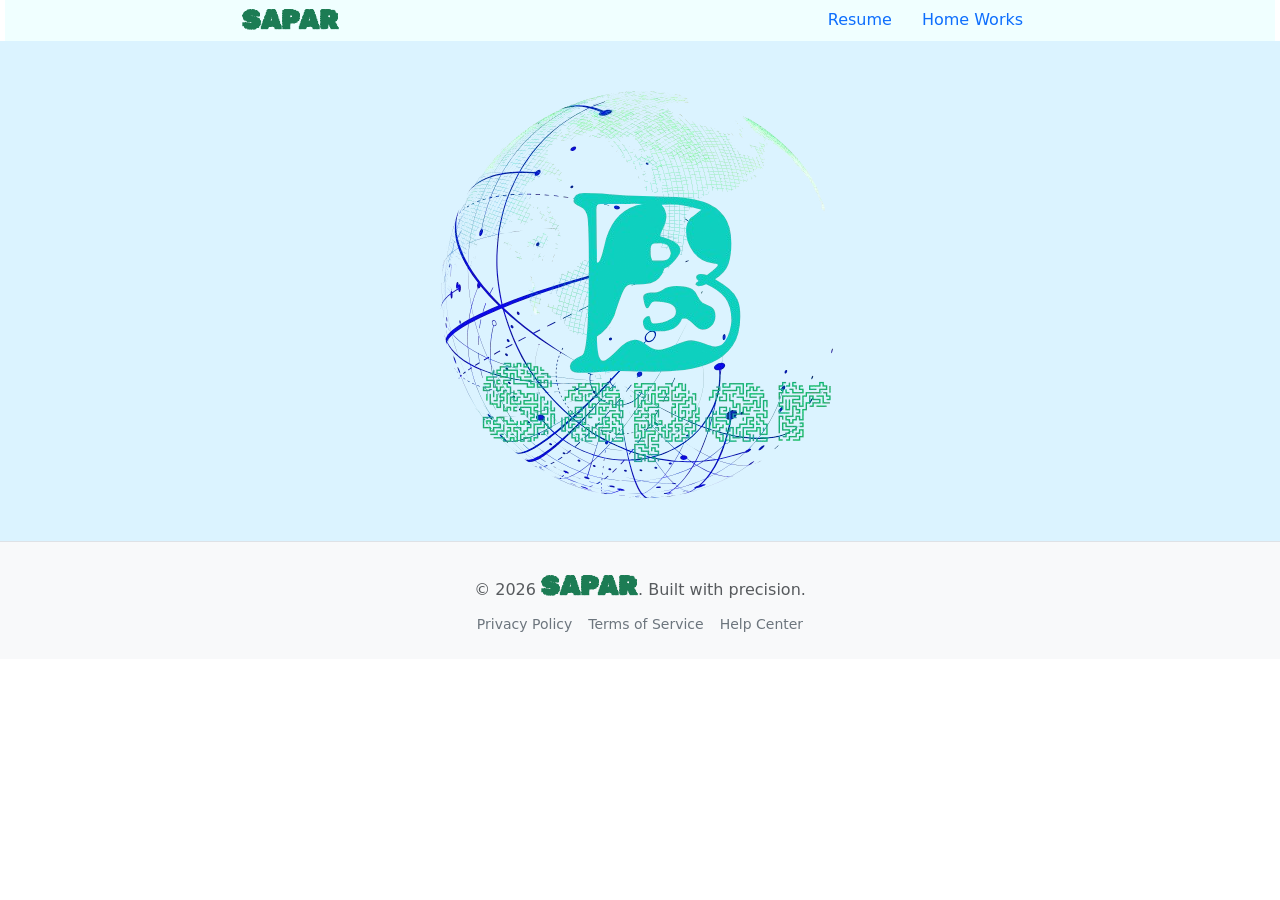
<file: index.html>
<!DOCTYPE html>
<html lang="en">
<head>
    <meta charset="UTF-8">
    <meta http-equiv="X-UA-Compatible" content="IE=edge">
    <meta name="viewport" content="width=device-width, initial-scale=1.0">
    <title>SAPAR</title>
    <link rel="preconnect" href="https://fonts.googleapis.com">
    <link rel="preconnect" href="https://fonts.gstatic.com" crossorigin>
    <link href="https://fonts.googleapis.com/css2?family=Rubik+Maze&display=swap" rel="stylesheet">
    <link href="https://maxcdn.bootstrapcdn.com/font-awesome/4.2.0/css/font-awesome.min.css" rel="stylesheet">
    <link href="https://cdn.jsdelivr.net/npm/bootstrap@5.3.8/dist/css/bootstrap.min.css" rel="stylesheet" integrity="sha384-sRIl4kxILFvY47J16cr9ZwB07vP4J8+LH7qKQnuqkuIAvNWLzeN8tE5YBujZqJLB" crossorigin="anonymous">
    <link rel="stylesheet" href="./index.css">
    <link rel="icon" type="image/x-icon" href="./images/BayanSap.png">
</head>
<body>
    <header class="main-header">
        <a href="../index.html"><span class='brand'>SAPAR</span></a>
        <nav>
            <ul>
                <li><a href="https://bayan2019.github.io/resume/">Resume</a></li>
                <li><a href="./webPages/HomeWorksPage/index.html">Home Works</a></li>
            </ul>
        </nav>
    </header>
    <main style="background-color: #DBF3FF;">
        <img src="./images/BayanSap-removebg-preview.png"/>
    </main>
    <footer class="bg-light text-center py-4 border-top">
        <div class="container">
            <p class="mb-2 text-muted">&copy; 2026 <span class="brand">SAPAR</span>. Built with precision.</p>
            <div class="d-flex justify-content-center gap-3">
            <a href="#" class="text-secondary text-decoration-none small">Privacy Policy</a>
            <a href="#" class="text-secondary text-decoration-none small">Terms of Service</a>
            <a href="#" class="text-secondary text-decoration-none small">Help Center</a>
            </div>
        </div>
    </footer>
</body>
</file>
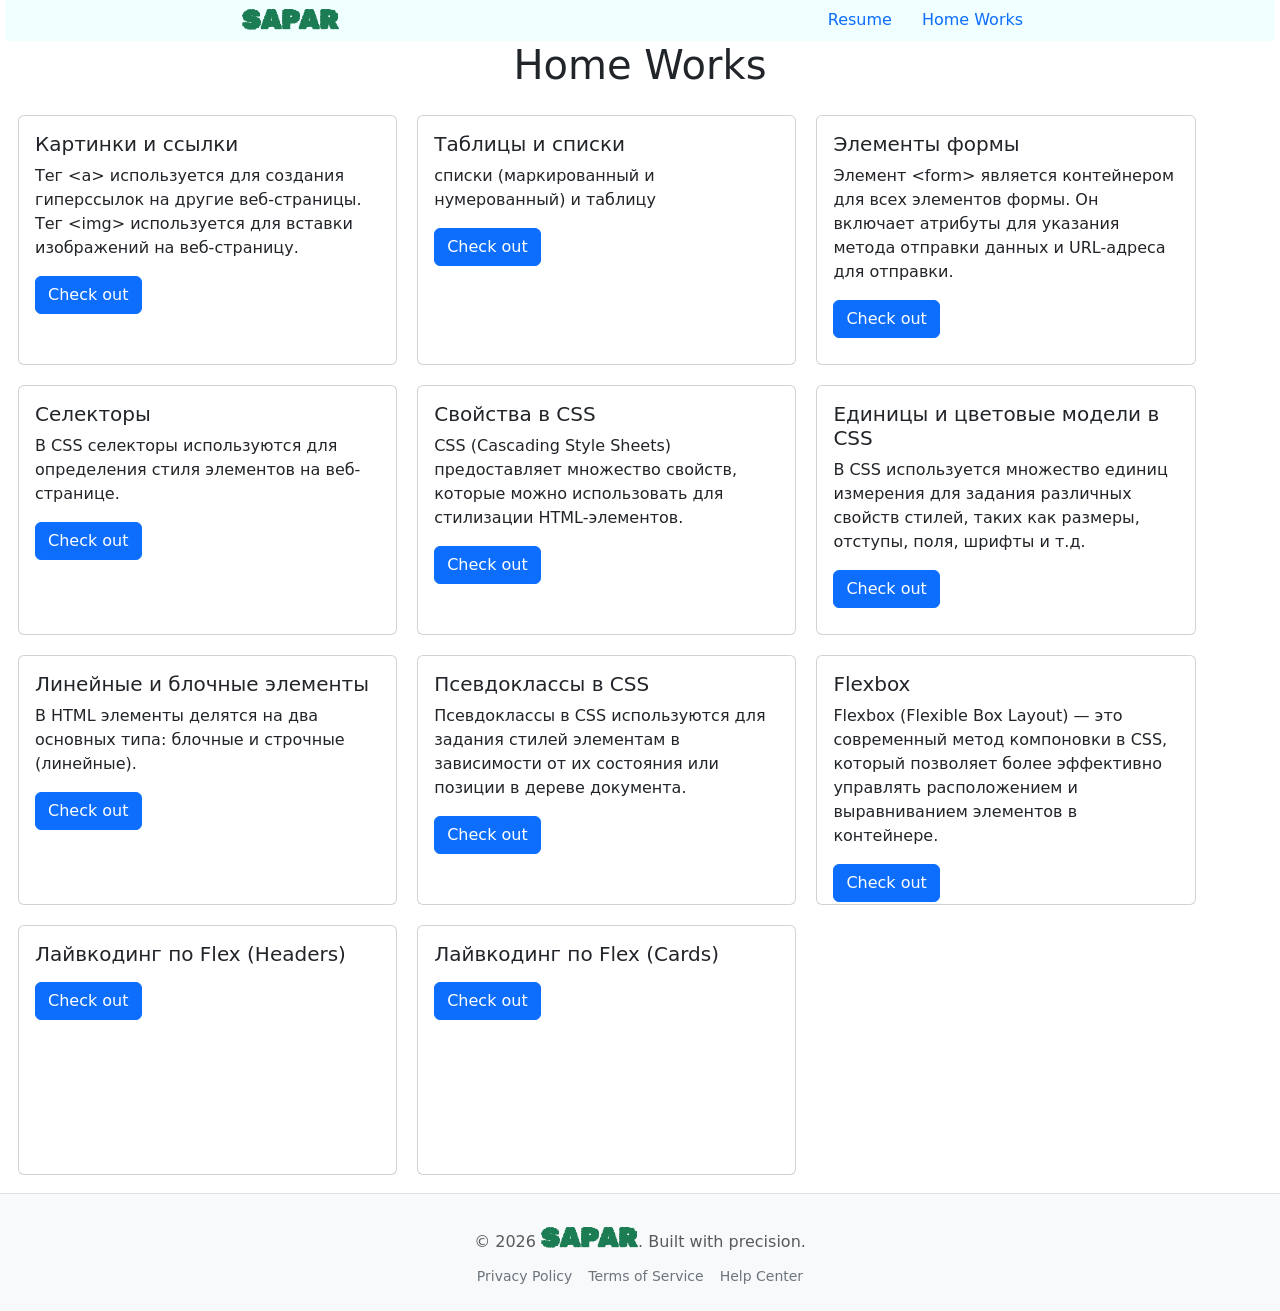
<file: webPages/HomeWorksPage/index.html>
<!DOCTYPE html>
<html lang="en">
<head>
    <meta charset="UTF-8">
    <meta http-equiv="X-UA-Compatible" content="IE=edge">
    <meta name="viewport" content="width=device-width, initial-scale=1.0">
    <title>SAPAR</title>
    <link rel="preconnect" href="https://fonts.googleapis.com">
    <link rel="preconnect" href="https://fonts.gstatic.com" crossorigin>
    <link rel="stylesheet" href="https://cdnjs.cloudflare.com/ajax/libs/font-awesome/6.2.0/css/all.min.css"                
        integrity="sha512-xh6O/CkQoPOWDdYTDqeRdPCVd1SpvCA9XXcUnZS2FmJNp1coAFzvtCN9BmamE+4aHK8yyUHUSCcJHgXloTyT2A=="    
        crossorigin="anonymous" referrerpolicy="no-referrer" />
    <link href="https://fonts.googleapis.com/css2?family=Rubik+Maze&display=swap" rel="stylesheet">
    <link href="https://maxcdn.bootstrapcdn.com/font-awesome/4.2.0/css/font-awesome.min.css" rel="stylesheet">
    <link href="https://cdn.jsdelivr.net/npm/bootstrap@5.3.8/dist/css/bootstrap.min.css" rel="stylesheet" integrity="sha384-sRIl4kxILFvY47J16cr9ZwB07vP4J8+LH7qKQnuqkuIAvNWLzeN8tE5YBujZqJLB" crossorigin="anonymous">
    <link rel="stylesheet" href="../../index.css">
    <link rel="icon" type="image/x-icon" href="../../images/BayanSap.svg">
</head>
<body>
    <header class="main-header">
        <a href="../index.html"><span class='brand'>SAPAR</span></a>
        <nav>
            <ul>
                <li><a href="https://bayan2019.github.io/resume/">Resume</a></li>
                <li><a href="./HomeWorksPage/index.html">Home Works</a></li>
            </ul>
        </nav>
    </header>
    <main>
        <h1>Home Works</h1>
        <section style="text-align: left; padding: 8px;">
            <div style="margin: auto; padding: auto; flex-wrap: wrap; display: flex;">
                <div class="card bayan-card">
                    <div class="card-body">
                        <h5 class="card-title">Картинки и ссылки</h5>
                        <p class="card-text">
                            Тег &lt;a&gt; используется для создания гиперссылок на другие веб-страницы.
                            Тег &lt;img&gt; используется для вставки изображений на веб-страницу.
                        </p>
                        <a href="../hw02.html" class="btn btn-primary" target="_blank">Check out</a>
                    </div>
                </div>
                <div class="card bayan-card">
                    <div class="card-body">
                        <h5 class="card-title">Таблицы и списки</h5>
                        <p class="card-text">списки (маркированный и нумерованный) и таблицу</p>
                        <a href="../hw03.html" class="btn btn-primary">Check out</a>
                    </div>
                </div>
                <div class="card bayan-card">
                    <div class="card-body">
                        <h5 class="card-title">Элементы формы</h5>
                        <p class="card-text">
                            Элемент &lt;form&gt; является контейнером для всех элементов формы. 
                            Он включает атрибуты для указания метода отправки данных и URL-адреса для отправки.
                        </p>
                        <a href="../hw04.html" class="btn btn-primary" target="_blank">Check out</a>
                    </div>
                </div>
            <!-- </div> -->
            <!-- <div class="card-group" style="margin: auto; padding: auto;"> -->
                <div class="card bayan-card">
                    <div class="card-body">
                        <h5 class="card-title">Селекторы</h5>
                        <p class="card-text">В CSS селекторы используются для определения стиля элементов на веб-странице.</p>
                        <a href="../hw05.html" class="btn btn-primary">Check out</a>
                    </div>
                </div>
                <div class="card bayan-card">
                    <div class="card-body">
                        <h5 class="card-title">Свойства в CSS</h5>
                        <p class="card-text">CSS (Cascading Style Sheets) предоставляет множество свойств, которые можно использовать для стилизации HTML-элементов.</p>
                        <a href="../hw06.html" class="btn btn-primary">Check out</a>
                    </div>
                </div>
                <div class="card bayan-card">
                    <div class="card-body">
                        <h5 class="card-title">Единицы и цветовые модели в CSS</h5>
                        <p class="card-text">
                            В CSS используется множество единиц измерения для задания различных свойств стилей, таких как размеры, отступы, поля, шрифты и т.д.
                        </p>
                        <a href="../hw07.html" class="btn btn-primary">Check out</a>
                    </div>
                </div>
            <!-- </div> -->
            <!-- <div class="card-group" style="margin: auto; padding: auto;"> -->
                <div class="card bayan-card">
                    <div class="card-body">
                        <h5 class="card-title">Линейные и блочные элементы</h5>
                        <p class="card-text">В HTML элементы делятся на два основных типа: блочные и строчные (линейные).</p>
                        <a href="../hw08.html" class="btn btn-primary">Check out</a>
                    </div>
                </div>
                <div class="card bayan-card">
                    <div class="card-body">
                        <h5 class="card-title">Псевдоклассы в CSS</h5>
                        <p class="card-text">Псевдоклассы в CSS используются для задания стилей элементам в зависимости от их состояния или позиции в дереве документа. </p>
                        <a href="../hw09.html" class="btn btn-primary">Check out</a>
                    </div>
                </div>
                <div class="card bayan-card">
                    <div class="card-body">
                        <h5 class="card-title">Flexbox</h5>
                        <p class="card-text">Flexbox (Flexible Box Layout) — это современный метод компоновки в CSS, который позволяет более эффективно управлять расположением и выравниванием элементов в контейнере.</p>
                        <a href="../hw10.html" class="btn btn-primary">Check out</a>
                    </div>
                </div>
                <div class="card bayan-card">
                    <div class="card-body">
                        <h5 class="card-title">Лайвкодинг по Flex (Headers)</h5>
                        <p class="card-text"></p>
                        <a href="../hw11.html" class="btn btn-primary">Check out</a>
                    </div>
                </div>
                <div class="card bayan-card">
                    <div class="card-body">
                        <h5 class="card-title">Лайвкодинг по Flex (Cards)</h5>
                        <p class="card-text"></p>
                        <a href="../hw12.html" class="btn btn-primary">Check out</a>
                    </div>
                </div>
            </div>
        </section>
    </main>
    <footer class="bg-light text-center py-4 border-top">
        <div class="container">
            <p class="mb-2 text-muted">&copy; 2026 <span class="brand">SAPAR</span>. Built with precision.</p>
            <div class="d-flex justify-content-center gap-3">
            <a href="#" class="text-secondary text-decoration-none small">Privacy Policy</a>
            <a href="#" class="text-secondary text-decoration-none small">Terms of Service</a>
            <a href="#" class="text-secondary text-decoration-none small">Help Center</a>
            </div>
        </div>
    </footer>
</body>
</file>
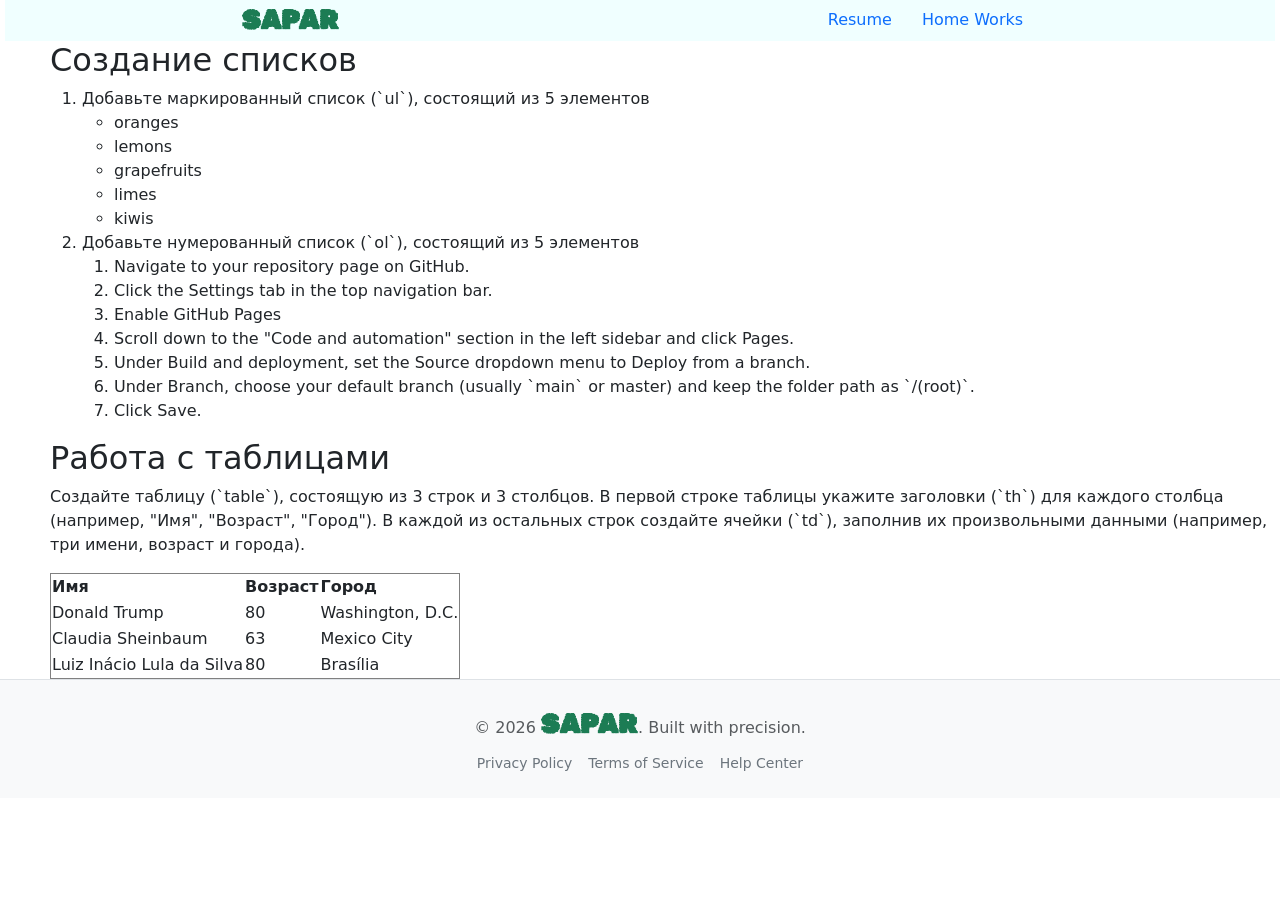
<file: webPages/hw03.html>
<!DOCTYPE html>
<html lang="en">
<head>
    <meta charset="UTF-8">
    <meta http-equiv="X-UA-Compatible" content="IE=edge">
    <meta name="viewport" content="width=device-width, initial-scale=1.0">
    <title>SAPAR</title>
    <link rel="preconnect" href="https://fonts.googleapis.com">
    <link rel="preconnect" href="https://fonts.gstatic.com" crossorigin>
    <link href="https://fonts.googleapis.com/css2?family=Rubik+Maze&display=swap" rel="stylesheet">
    <link href="https://maxcdn.bootstrapcdn.com/font-awesome/4.2.0/css/font-awesome.min.css" rel="stylesheet">
    <link href="https://cdn.jsdelivr.net/npm/bootstrap@5.3.8/dist/css/bootstrap.min.css" rel="stylesheet" integrity="sha384-sRIl4kxILFvY47J16cr9ZwB07vP4J8+LH7qKQnuqkuIAvNWLzeN8tE5YBujZqJLB" crossorigin="anonymous">
    <link rel="stylesheet" href="../index.css">
    <link rel="icon" type="image/x-icon" href="../images/BayanSap.svg">
</head>
<body>
    <header class="main-header">
        <a href="../index.html"><span class='brand'>SAPAR</span></a>
        <nav>
            <ul>
                <li><a href="https://bayan2019.github.io/resume/">Resume</a></li>
                <li><a href="./HomeWorksPage/index.html">Home Works</a></li>
            </ul>
        </nav>
    </header>
    <main style="margin: auto; padding-left: 50px;">
        <section style="text-align: left;">
            <h2>Создание списков</h2>
            <ol>
                <li>
                    Добавьте маркированный список (`ul`), состоящий из 5 элементов
                    <ul>
                        <li>oranges</li>
                        <li>lemons</li>
                        <li>grapefruits</li>
                        <li>limes</li>
                        <li>kiwis</li>
                    </ul>
                </li>
                <li>
                    Добавьте нумерованный список (`ol`), состоящий из 5 элементов
                    <ol>
                        <li>Navigate to your repository page on GitHub.</li>
                        <li>Click the Settings tab in the top navigation bar.</li>
                        <li>Enable GitHub Pages</li>
                        <li>Scroll down to the "Code and automation" section in the left sidebar and click Pages.</li>
                        <li>Under Build and deployment, set the Source dropdown menu to Deploy from a branch.</li>
                        <li>Under Branch, choose your default branch (usually `main` or master) and keep the folder path as `/(root)`.</li>
                        <li>Click Save.</li>
                    </ol>
                </li>
            </ol>
        </section>
        <section style="text-align: left;">
            <h2>Работа с таблицами</h2>
            <p>
                Создайте таблицу (`table`), состоящую из 3 строк и 3 столбцов.
                В первой строке таблицы укажите заголовки (`th`) для каждого столбца (например, "Имя", "Возраст", "Город").
                В каждой из остальных строк создайте ячейки (`td`), заполнив их произвольными данными (например, три имени, возраст и города).
            </p>
            <table border="1">
                <tr>
                    <th>Имя</th>
                    <th>Возраст</th>
                    <th>Город</th>
                </tr>
                <tr>
                    <td>Donald Trump</td>
                    <td>80</td>
                    <td>Washington, D.C.</td>
                </tr>
                <tr>
                    <td>Claudia Sheinbaum</td>
                    <td>63</td>
                    <td>Mexico City</td>
                </tr>
                <tr>
                    <td>Luiz Inácio Lula da Silva</td>
                    <td>80</td>
                    <td>Brasília</td>
                </tr>
            </table>
        </section>
    </main>
    <footer class="bg-light text-center py-4 border-top">
        <div class="container">
            <p class="mb-2 text-muted">&copy; 2026 <span class="brand">SAPAR</span>. Built with precision.</p>
            <div class="d-flex justify-content-center gap-3">
            <a href="#" class="text-secondary text-decoration-none small">Privacy Policy</a>
            <a href="#" class="text-secondary text-decoration-none small">Terms of Service</a>
            <a href="#" class="text-secondary text-decoration-none small">Help Center</a>
            </div>
        </div>
    </footer>
</body>
</file>
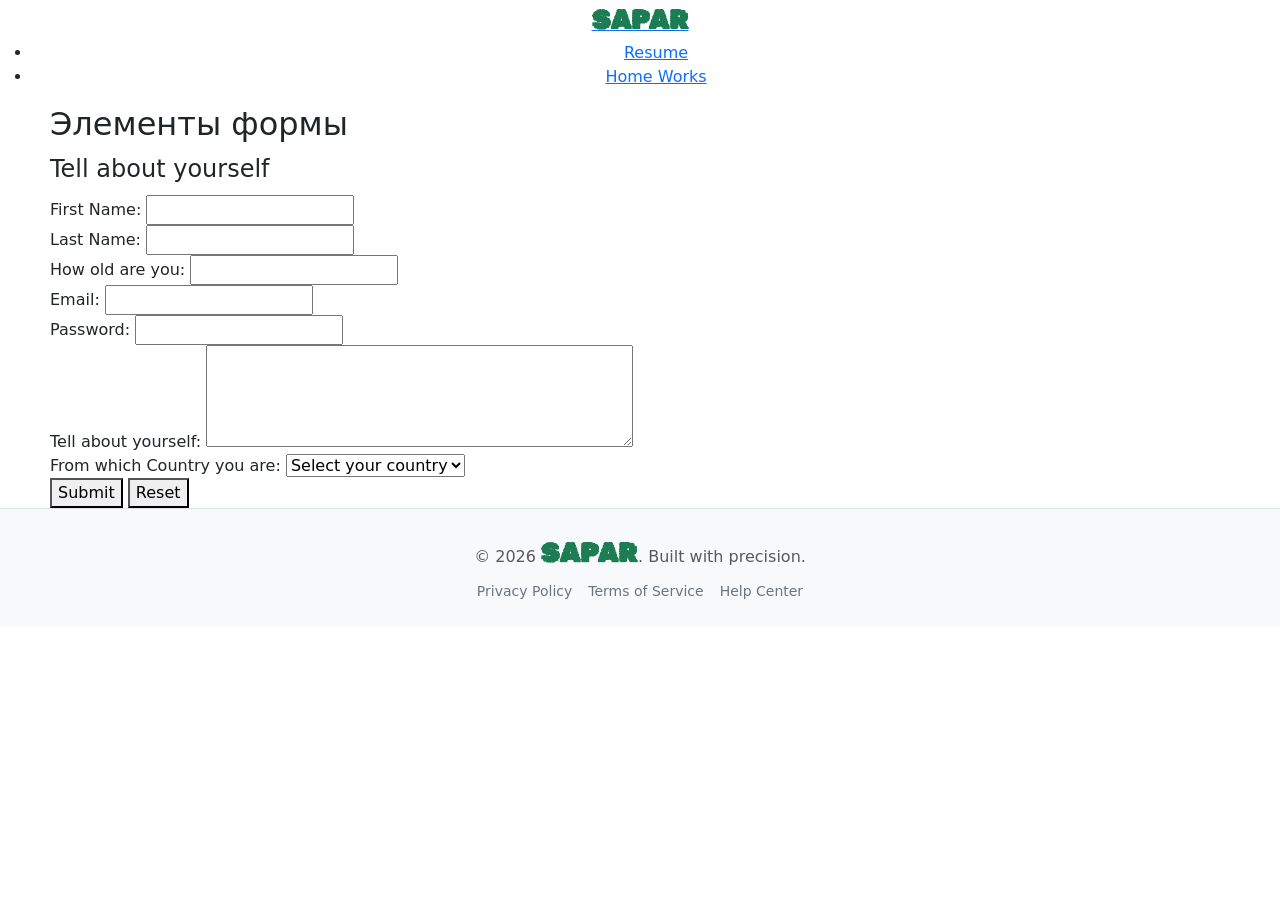
<file: webPages/hw04.html>
<!DOCTYPE html>
<html lang="en">
<head>
    <meta charset="UTF-8">
    <meta http-equiv="X-UA-Compatible" content="IE=edge">
    <meta name="viewport" content="width=device-width, initial-scale=1.0">
    <title>SAPAR</title>
    <link rel="preconnect" href="https://fonts.googleapis.com">
    <link rel="preconnect" href="https://fonts.gstatic.com" crossorigin>
    <link href="https://fonts.googleapis.com/css2?family=Rubik+Maze&display=swap" rel="stylesheet">
    <link href="https://maxcdn.bootstrapcdn.com/font-awesome/4.2.0/css/font-awesome.min.css" rel="stylesheet">
    <link href="https://cdn.jsdelivr.net/npm/bootstrap@5.3.8/dist/css/bootstrap.min.css" rel="stylesheet" integrity="sha384-sRIl4kxILFvY47J16cr9ZwB07vP4J8+LH7qKQnuqkuIAvNWLzeN8tE5YBujZqJLB" crossorigin="anonymous">
    <link rel="stylesheet" href="../index.css">
    <link rel="icon" type="image/x-icon" href="../images/BayanSap.svg">
</head>
<body>
    <nav>
        <a href="../index.html"><span class='brand'>SAPAR</span></a>
        <ul>
            <li><a href="https://bayan2019.github.io/resume/">Resume</a></li>
            <li><a href="./HomeWorksPage/index.html">Home Works</a></li>
        </ul>
    </nav>
    <main style="margin: auto; padding-left: 50px;">
        <section style="text-align: left;">
            <h2>Элементы формы</h2>
            <form action="/submit" method="post">
                <fieldset>
                    <legend>Tell about yourself</legend>
                    <label for="firstName">First Name:</label>
                    <input type="text" id="firstName" name="firstName" required><br />
                    <label for="lastName">Last Name:</label>
                    <input type="text" id="lastName" name="lastName" required><br />
                    <label for="age">How old are you:</label>
                    <input type="number" id="age" name="age"><br />
                    <label for="email">Email:</label>
                    <input id="email" type="email" name="email" required><br />
                    <label for="password">Password:</label>
                    <input id="password" type="password" name="password" required><br />
                    <label for="about">Tell about yourself:</label>
                    <textarea id="about" name="about" rows="4" cols="50"></textarea><br />
                    <label for="country">From which Country you are:</label>
                    <select id="country" name="country" required>
                        <option value="">Select your country</option>
                        <option value="us">United States</option>
                        <option value="ca">Canada</option>
                        <option value="uk">United Kingdom</option>
                        <option value="au">Australia</option>
                    </select><br />
                </fieldset>
                <button type="submit">Submit</button>
                <button type="reset">Reset</button>
            </form>
        </section>
    </main>
    <footer class="bg-light text-center py-4 border-top">
        <div class="container">
            <p class="mb-2 text-muted">&copy; 2026 <span class="brand">SAPAR</span>. Built with precision.</p>
            <div class="d-flex justify-content-center gap-3">
            <a href="#" class="text-secondary text-decoration-none small">Privacy Policy</a>
            <a href="#" class="text-secondary text-decoration-none small">Terms of Service</a>
            <a href="#" class="text-secondary text-decoration-none small">Help Center</a>
            </div>
        </div>
    </footer>
</body>
</file>
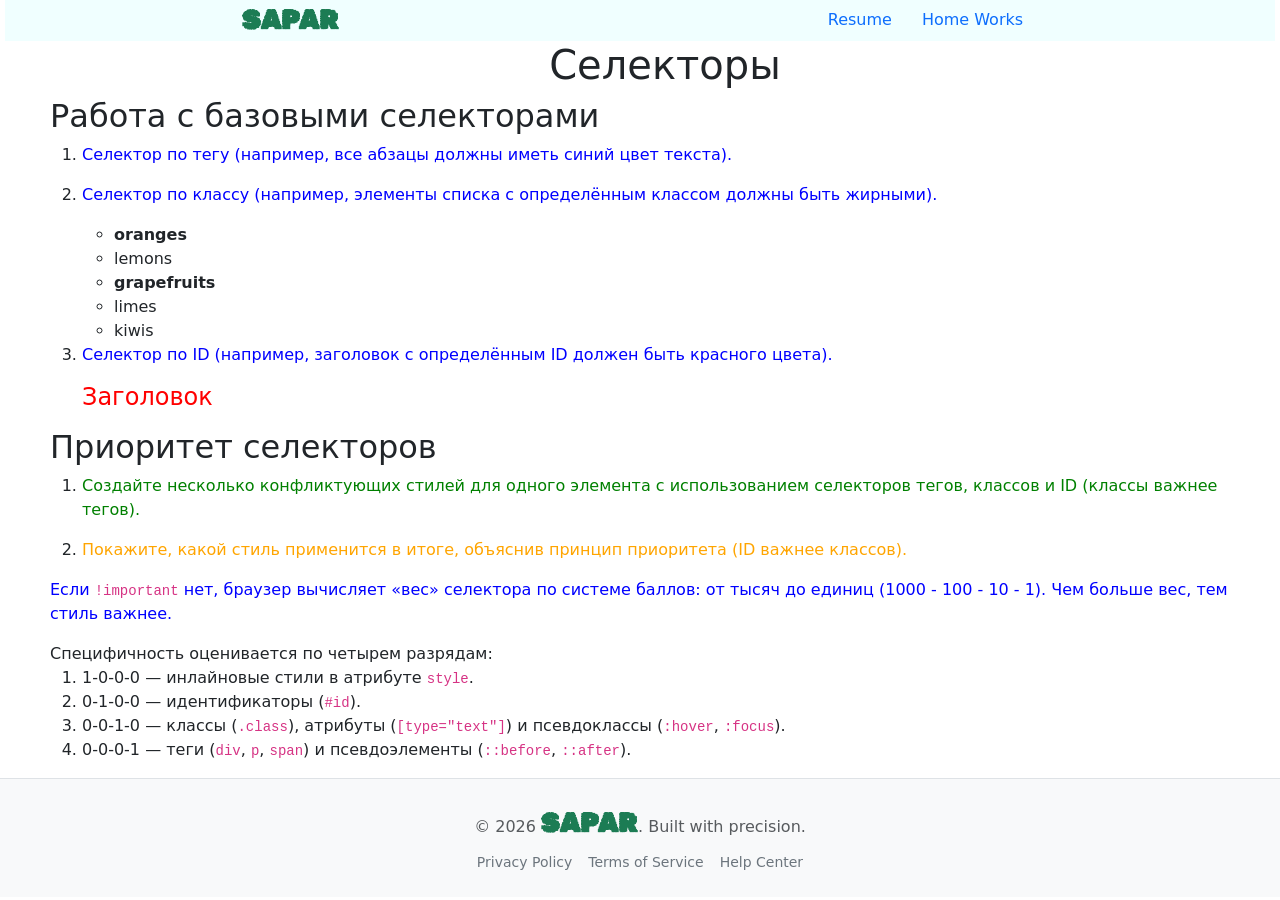
<file: webPages/hw05.html>
<!DOCTYPE html>
<html lang="en">
<head>
    <meta charset="UTF-8">
    <meta http-equiv="X-UA-Compatible" content="IE=edge">
    <meta name="viewport" content="width=device-width, initial-scale=1.0">
    <title>SAPAR</title>
    <link rel="preconnect" href="https://fonts.googleapis.com">
    <link rel="preconnect" href="https://fonts.gstatic.com" crossorigin>
    <link href="https://fonts.googleapis.com/css2?family=Rubik+Maze&display=swap" rel="stylesheet">
    <link href="https://maxcdn.bootstrapcdn.com/font-awesome/4.2.0/css/font-awesome.min.css" rel="stylesheet">
    <link href="https://cdn.jsdelivr.net/npm/bootstrap@5.3.8/dist/css/bootstrap.min.css" rel="stylesheet" integrity="sha384-sRIl4kxILFvY47J16cr9ZwB07vP4J8+LH7qKQnuqkuIAvNWLzeN8tE5YBujZqJLB" crossorigin="anonymous">
    <link rel="stylesheet" href="../index.css">
    <link rel="stylesheet" href="./hw05.css">
    <link rel="icon" type="image/x-icon" href="../images/BayanSap.svg">
</head>
<body>
    <header class="main-header">
        <a href="../index.html"><span class='brand'>SAPAR</span></a>
        <nav>
            <ul>
                <li><a href="https://bayan2019.github.io/resume/">Resume</a></li>
                <li><a href="./HomeWorksPage/index.html">Home Works</a></li>
            </ul>
        </nav>
    </header>
    <main style="margin: auto; padding-left: 50px;">
        <h1>Селекторы</h1>
        <section style="text-align: left;">
            <h2>Работа с базовыми селекторами</h2> 
            <ol>
                <li>
                    <p>Селектор по тегу (например, все абзацы должны иметь синий цвет текста).</p>
                </li>
                <li>
                    <p>
                        Селектор по классу (например, элементы списка с определённым классом должны быть жирными).
                    </p>
                    <ul>
                        <li class="bold">oranges</li>
                        <li>lemons</li>
                        <li class="bold">grapefruits</li>
                        <li>limes</li>
                        <li>kiwis</li>
                    </ul>
                </li>
                <li>
                    <p>
                        Селектор по ID (например, заголовок с определённым ID должен быть красного цвета).
                    </p>
                    <h4 id="basic-selectors">Заголовок</h4>
                </li>
            </ol>
        </section>
        <section style="text-align: left;">
            <h2>Приоритет селекторов</h2>
            <ol>
                <li>
                    <p class="green">
                        Создайте несколько конфликтующих стилей для одного элемента 
                        с использованием селекторов тегов, классов и ID (классы важнее тегов).
                    </p>
                </li>
                <li>
                    <p class="green" id="orange">
                        Покажите, какой стиль применится в итоге, объяснив принцип приоритета (ID важнее классов).
                    </p>
                </li>
            </ol>
            <p>
                Если <code>!important</code> нет, браузер вычисляет «вес» селектора по системе баллов: 
                от тысяч до единиц (1000 - 100 - 10 - 1). Чем больше вес, тем стиль важнее.
            </p>

            Специфичность оценивается по четырем разрядам:
            <ol>
                <li>1-0-0-0 — инлайновые стили в атрибуте <code>style</code>.</li>
                <li>0-1-0-0 — идентификаторы (<code>#id</code>).</li>
                <li>0-0-1-0 — классы (<code>.class</code>), атрибуты (<code>[type="text"]</code>) и псевдоклассы (<code>:hover</code>, <code>:focus</code>).</li>
                <li>0-0-0-1 — теги (<code>div</code>, <code>p</code>, <code>span</code>) и псевдоэлементы (<code>::before</code>, <code>::after</code>).</li>
            </ol>
        </section>
    </main>
    <footer class="bg-light text-center py-4 border-top">
        <div class="container">
            <p class="mb-2 text-muted">&copy; 2026 <span class="brand">SAPAR</span>. Built with precision.</p>
            <div class="d-flex justify-content-center gap-3">
            <a href="#" class="text-secondary text-decoration-none small">Privacy Policy</a>
            <a href="#" class="text-secondary text-decoration-none small">Terms of Service</a>
            <a href="#" class="text-secondary text-decoration-none small">Help Center</a>
            </div>
        </div>
    </footer>
</body>
</file>
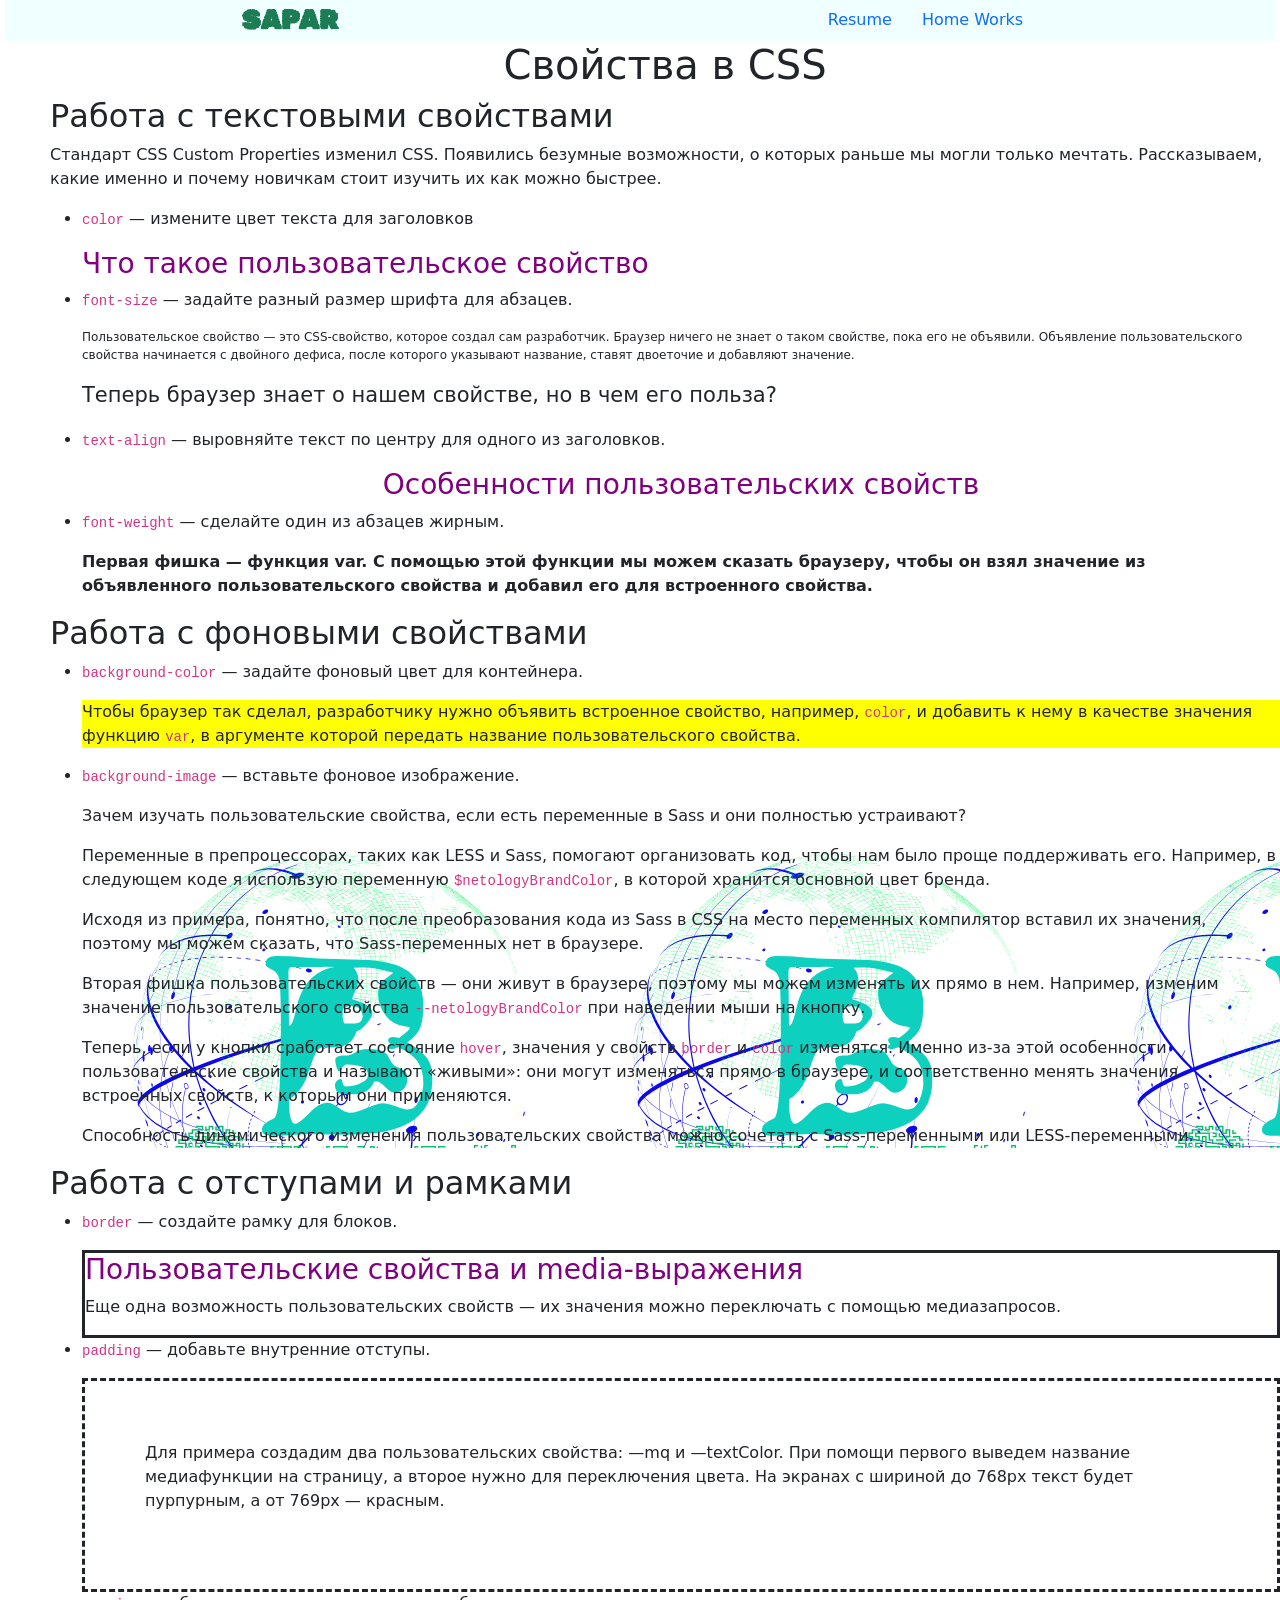
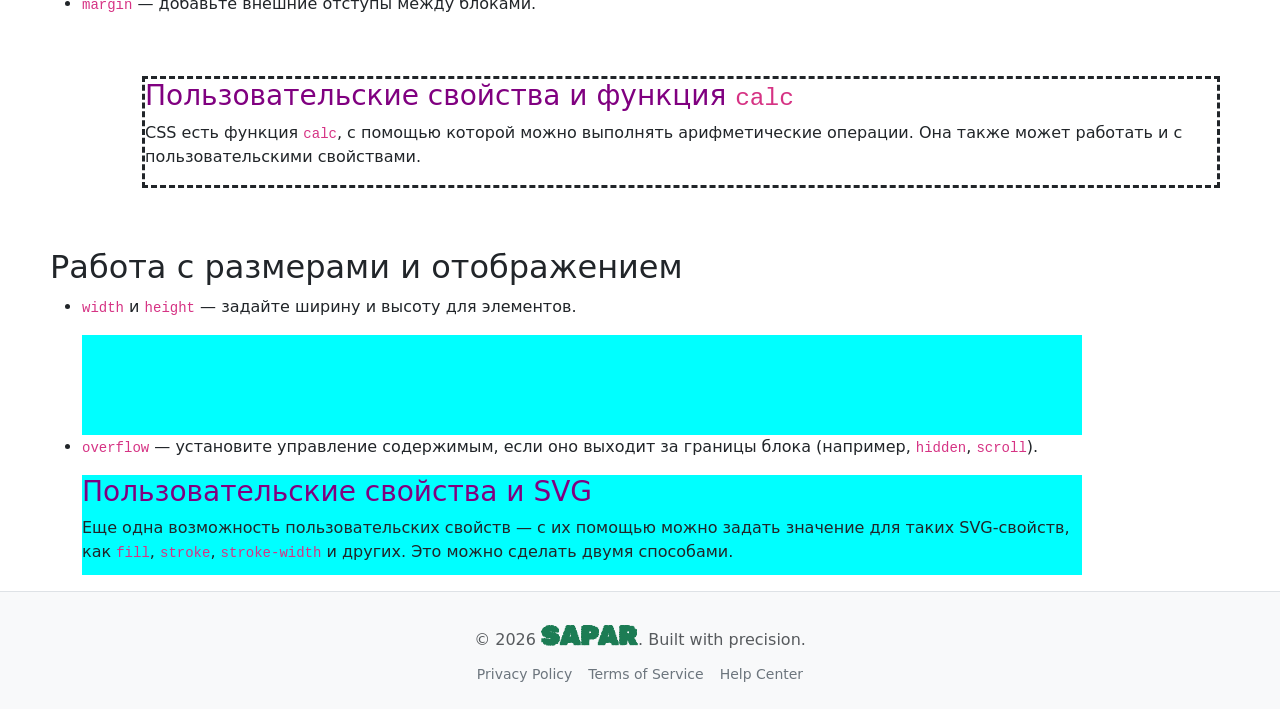
<file: webPages/hw06.html>
<!DOCTYPE html>
<html lang="en">
<head>
    <meta charset="UTF-8">
    <meta http-equiv="X-UA-Compatible" content="IE=edge">
    <meta name="viewport" content="width=device-width, initial-scale=1.0">
    <title>SAPAR</title>
    <link rel="preconnect" href="https://fonts.googleapis.com">
    <link rel="preconnect" href="https://fonts.gstatic.com" crossorigin>
    <link href="https://fonts.googleapis.com/css2?family=Rubik+Maze&display=swap" rel="stylesheet">
    <link href="https://maxcdn.bootstrapcdn.com/font-awesome/4.2.0/css/font-awesome.min.css" rel="stylesheet">
    <link href="https://cdn.jsdelivr.net/npm/bootstrap@5.3.8/dist/css/bootstrap.min.css" rel="stylesheet" integrity="sha384-sRIl4kxILFvY47J16cr9ZwB07vP4J8+LH7qKQnuqkuIAvNWLzeN8tE5YBujZqJLB" crossorigin="anonymous">
    <link rel="stylesheet" href="../index.css">
    <link rel="stylesheet" href="./hw06.css">
    <link rel="icon" type="image/x-icon" href="../images/BayanSap.svg">
</head>
<body>
    <header class="main-header">
        <a href="../index.html"><span class='brand'>SAPAR</span></a>
        <nav>
            <ul>
                <li><a href="https://bayan2019.github.io/resume/">Resume</a></li>
                <li><a href="./HomeWorksPage/index.html">Home Works</a></li>
            </ul>
        </nav>
    </header>
    <main style="margin: auto; padding-left: 50px;">
        <h1>Свойства в CSS</h1>
        <section style="text-align: left;">
            <h2>Работа с текстовыми свойствами</h2> 

            <p>
                Стандарт CSS Custom Properties изменил CSS. 
                Появились безумные возможности, о которых раньше мы могли только мечтать. 
                Рассказываем, какие именно и почему новичкам стоит изучить их как можно быстрее. 
            </p>

            <ul>
                <li>
                    <p>
                        <code>color</code> — измените цвет текста для заголовков
                    </p>
                    <h3>Что такое пользовательское свойство</h3>
                </li>
                <li>
                    <p>
                        <code>font-size</code> — задайте разный размер шрифта для абзацев.
                    </p>    
                    <p style="font-size: 12px;">
                        Пользовательское свойство — это CSS-свойство, которое создал сам разработчик. 
                        Браузер ничего не знает о таком свойстве, пока его не объявили.
                        Объявление пользовательского свойства начинается с двойного дефиса, 
                        после которого указывают название, ставят двоеточие и добавляют значение.
                    </p>
                    <p style="font-size: 21px;">
                        Теперь браузер знает о нашем свойстве, но в чем его польза?
                    </p>
                </li>
                <li>
                    <p>
                        <code>text-align</code> — выровняйте текст по центру для одного из заголовков.
                    </p>
                    <h3 style="text-align: center;">Особенности пользовательских свойств</h3>
                </li>
                <li>
                    <p>
                        <code>font-weight</code> — сделайте один из абзацев жирным.
                    </p>
                    <p style="font-weight: bold;">
                        Первая фишка — функция var. 
                        С помощью этой функции мы можем сказать браузеру, 
                        чтобы он взял значение из объявленного пользовательского свойства 
                        и добавил его для встроенного свойства.
                    </p>
                </li>

            </ul>
        </section>
        <section style="text-align: left;">
            <h2>Работа с фоновыми свойствами</h2>
            <ul>
                <li>
                    <p><code>background-color</code> — задайте фоновый цвет для контейнера.</p>
                    <div style="background-color: yellow;">
                        <p>
                            Чтобы браузер так сделал, разработчику нужно объявить встроенное свойство, 
                            например, <code>color</code>, и добавить к нему в качестве значения функцию <code>var</code>, 
                            в аргументе которой передать название пользовательского свойства.
                        </p>
                    </div>
                </li>
                <li>
                    <p>
                        <code>background-image</code> — вставьте фоновое изображение.
                    </p>
                    <div style="background-image: url(../images/BayanSap.png);">
                        <p>
                            Зачем изучать пользовательские свойства, если есть переменные в Sass и они полностью устраивают?
                        </p>
                        <p>
                            Переменные в препроцессорах, таких как LESS и Sass, помогают организовать код, чтобы нам было проще поддерживать его. 
                            Например, в следующем коде я использую переменную <code>$netologyBrandColor</code>, 
                            в которой хранится основной цвет бренда.
                        </p>
                        <p>
                            Исходя из примера, понятно, что после преобразования кода из Sass в CSS 
                            на место переменных компилятор вставил их значения, 
                            поэтому мы можем сказать, что Sass-переменных нет в браузере.
                        </p>
                        <p>
                            Вторая фишка пользовательских свойств — они живут в браузере, поэтому мы можем изменять их прямо в нем. 
                            Например, изменим значение пользовательского свойства <code>--netologyBrandColor</code> при наведении мыши на кнопку.
                        </p>
                        <p>
                            Теперь, если у кнопки сработает состояние <code>hover</code>, 
                            значения у свойств <code>border</code> 
                            и <code>color</code> изменятся. 
                            Именно из-за этой особенности пользовательские свойства и называют «живыми»: 
                            они могут изменяться прямо в браузере, 
                            и соответственно менять значения встроенных свойств, к которым они применяются.  
                        </p>
                        <p>
                            Способность динамического изменения пользовательских свойства 
                            можно сочетать с Sass-переменными или LESS-переменными.
                        </p>
                    </div>
                </li>
            </ul>
        </section>
        <section style="text-align: left;">
            <h2>Работа с отступами и рамками</h2>
            <ul>
                <li>
                    <p>
                        <code>border</code> — создайте рамку для блоков.
                    </p>
                    <div style="border: solid;">
                        <h3>Пользовательские свойства и media-выражения</h3>
                        <p>
                            Еще одна возможность пользовательских свойств — их значения можно переключать с помощью медиазапросов.
                        </p>
                    </div>
                </li>
                <li>
                    <p><code>padding</code> — добавьте внутренние отступы.</p>
                    <div style="padding: 60px; border: dashed;">
                        <p>
                            Для примера создадим два пользовательских свойства: —mq и —textColor. 
                            При помощи первого выведем название медиафункции на страницу, а второе нужно для переключения цвета. 
                            На экранах с шириной до 768px текст будет пурпурным, а от 769px — красным.
                        </p>
                    </div>
                </li>
                <li>
                    <p><code>margin</code> — добавьте внешние отступы между блоками.</p>
                    <div style="margin: 60px; border: dashed;">
                        <h3>Пользовательские свойства и функция <code>calc</code></h3>
                        <p> CSS есть функция <code>calc</code>, с помощью которой можно выполнять арифметические операции. 
                            Она также может работать и с пользовательскими свойствами.
                        </p>
                    </div>
                </li>
            </ul>
        </section>
        <section style="text-align: left;">
            <h2>Работа с размерами и отображением</h2>
            <ul>
                <li>
                    <p><code>width</code> и <code>height</code> — задайте ширину и высоту для элементов.</p>
                    <div style="width: 1000px; height: 100px; background-color: aqua;"></div>
                </li>
                <li>
                    <p>
                        <code>overflow</code> — установите управление содержимым, 
                        если оно выходит за границы блока (например, <code>hidden</code>, <code>scroll</code>).
                    </p>
                    <div style="width: 1000px; height: 100px; background-color: aqua; overflow: scroll;">
                        <h3>Пользовательские свойства и SVG</h3>
                        <p>
                            Еще одна возможность пользовательских свойств — с их помощью можно задать значение для таких SVG-свойств, 
                            как <code>fill</code>, <code>stroke</code>, <code>stroke-width</code> и других. 
                            Это можно сделать двумя способами.
                        </p>
                        <p>
                            В первом способе будем использовать атрибуты <code>fill</code>, <code>stroke</code> и <code>stroke-width</code>, 
                            к которым в качестве значения определим пользовательские свойства.
                        </p>
                        <p>
                            Второй способ — убрать атрибуты их и заменить на CSS-свойства.
                        </p>
                    </div>
                </li>
            </ul>
        </section>
    </main>
    <footer class="bg-light text-center py-4 border-top">
        <div class="container">
            <p class="mb-2 text-muted">&copy; 2026 <span class="brand">SAPAR</span>. Built with precision.</p>
            <div class="d-flex justify-content-center gap-3">
            <a href="#" class="text-secondary text-decoration-none small">Privacy Policy</a>
            <a href="#" class="text-secondary text-decoration-none small">Terms of Service</a>
            <a href="#" class="text-secondary text-decoration-none small">Help Center</a>
            </div>
        </div>
    </footer>
</body>
</file>
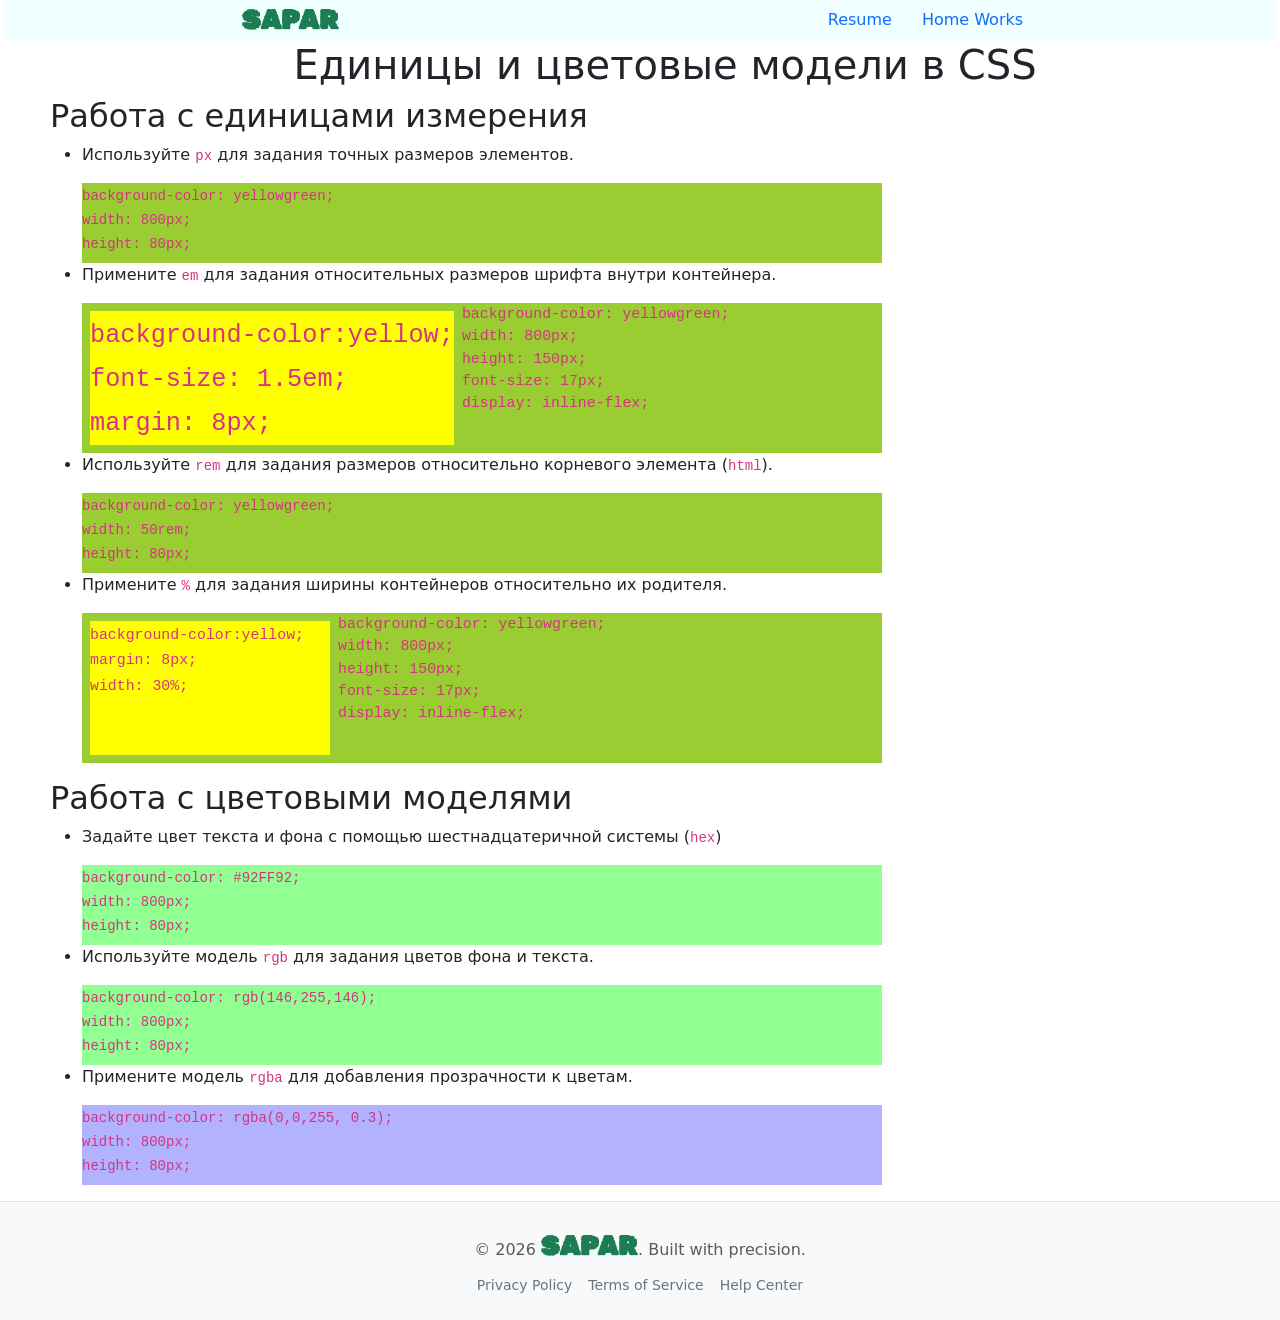
<file: webPages/hw07.html>
<!DOCTYPE html>
<html lang="en">
<head>
    <meta charset="UTF-8">
    <meta http-equiv="X-UA-Compatible" content="IE=edge">
    <meta name="viewport" content="width=device-width, initial-scale=1.0">
    <title>SAPAR</title>
    <link rel="preconnect" href="https://fonts.googleapis.com">
    <link rel="preconnect" href="https://fonts.gstatic.com" crossorigin>
    <link href="https://fonts.googleapis.com/css2?family=Rubik+Maze&display=swap" rel="stylesheet">
    <link href="https://maxcdn.bootstrapcdn.com/font-awesome/4.2.0/css/font-awesome.min.css" rel="stylesheet">
    <link href="https://cdn.jsdelivr.net/npm/bootstrap@5.3.8/dist/css/bootstrap.min.css" rel="stylesheet" integrity="sha384-sRIl4kxILFvY47J16cr9ZwB07vP4J8+LH7qKQnuqkuIAvNWLzeN8tE5YBujZqJLB" crossorigin="anonymous">
    <link rel="stylesheet" href="../index.css">
    <link rel="icon" type="image/x-icon" href="../images/BayanSap.svg">
</head>
<body>
    <header class="main-header">
        <a href="../index.html"><span class='brand'>SAPAR</span></a>
        <nav>
            <ul>
                <li><a href="https://bayan2019.github.io/resume/">Resume</a></li>
                <li><a href="./HomeWorksPage/index.html">Home Works</a></li>
            </ul>
        </nav>
    </header>
    <main style="margin: auto; padding-left: 50px;">
        <h1>Единицы и цветовые модели в CSS</h1>
        <section style="text-align: left;">
            <h2>Работа с единицами измерения</h2>
            <ul>
                <li>
                    <p>
                        Используйте <code>px</code> для задания точных размеров элементов.
                    </p>
                    <div style="background-color: yellowgreen; width: 800px; height: 80px;">
                        <code>
                            background-color: yellowgreen;<br /> 
                            width: 800px; <br /> 
                            height: 80px;
                        </code>
                    </div>
                </li>
                <li>
                    <p>
                        Примените <code>em</code> для задания относительных размеров шрифта внутри контейнера.
                    </p>
                    <div 
                    style="background-color: yellowgreen; width: 800px; height: 150px; font-size: 17px; display: inline-flex;"
                    >
                        <div style="background-color:yellow; font-size: 1.7em; margin: 8px;">
                            <code>
                                background-color:yellow; <br />
                                font-size: 1.5em; <br />
                                margin: 8px;
                            </code>
                        </div>
                        <code>
                            background-color: yellowgreen;<br /> 
                            width: 800px; <br /> 
                            height: 150px; <br />
                            font-size: 17px; <br /> 
                            display: inline-flex;
                        </code>
                    </div>
                </li>
                <li>
                    <p>Используйте <code>rem</code> для задания размеров относительно корневого элемента (<code>html</code>).</p>
                    <div style="background-color: yellowgreen; width: 50rem; height: 80px;">
                        <code>
                            background-color: yellowgreen;<br /> 
                            width: 50rem; <br /> 
                            height: 80px;
                        </code>
                    </div>
                </li>
                <li>
                    <p>Примените <code>%</code> для задания ширины контейнеров относительно их родителя.</p>
                    <div 
                    style="background-color: yellowgreen; width: 800px; height: 150px; font-size: 17px; display: inline-flex;"
                    >
                        <div style="background-color:yellow; margin: 8px; width: 30%;">
                            <code>
                                background-color:yellow; <br />
                                margin: 8px;<br />
                                width: 30%;
                            </code>
                        </div>
                        <code>
                            background-color: yellowgreen;<br /> 
                            width: 800px; <br /> 
                            height: 150px; <br />
                            font-size: 17px; <br /> 
                            display: inline-flex;
                        </code>
                    </div>
                </li>
            </ul>
        </section>
        <section style="text-align: left;">
            <h2>Работа с цветовыми моделями</h2>
            <ul>
                <li>
                    <p>
                        Задайте цвет текста и фона с помощью шестнадцатеричной системы (<code>hex</code>)
                    </p>
                    <div style="background-color: #92FF92; width: 800px; height: 80px;">
                        <code>
                            background-color: #92FF92;<br /> 
                            width: 800px; <br /> 
                            height: 80px;
                        </code>
                    </div>
                </li>
                <li>
                    <p>
                        Используйте модель <code>rgb</code> для задания цветов фона и текста.
                    </p>
                    <div style="background-color: rgb(146,255,146); width: 800px; height: 80px;">
                        <code>
                            background-color: rgb(146,255,146);<br /> 
                            width: 800px; <br /> 
                            height: 80px;
                        </code>
                    </div>
                </li>
                <li>
                    <p>
                        Примените модель <code>rgba</code> для добавления прозрачности к цветам.
                    </p>
                    <div style="background-color: rgba(0,0,255, 0.3); width: 800px; height: 80px;">
                        <code>
                            background-color: rgba(0,0,255, 0.3);<br /> 
                            width: 800px; <br /> 
                            height: 80px;
                        </code>
                    </div>
                </li>
            </ul>
        </section>
    </main>
    <footer class="bg-light text-center py-4 border-top">
        <div class="container">
            <p class="mb-2 text-muted">&copy; 2026 <span class="brand">SAPAR</span>. Built with precision.</p>
            <div class="d-flex justify-content-center gap-3">
            <a href="#" class="text-secondary text-decoration-none small">Privacy Policy</a>
            <a href="#" class="text-secondary text-decoration-none small">Terms of Service</a>
            <a href="#" class="text-secondary text-decoration-none small">Help Center</a>
            </div>
        </div>
    </footer>
</body>
</file>
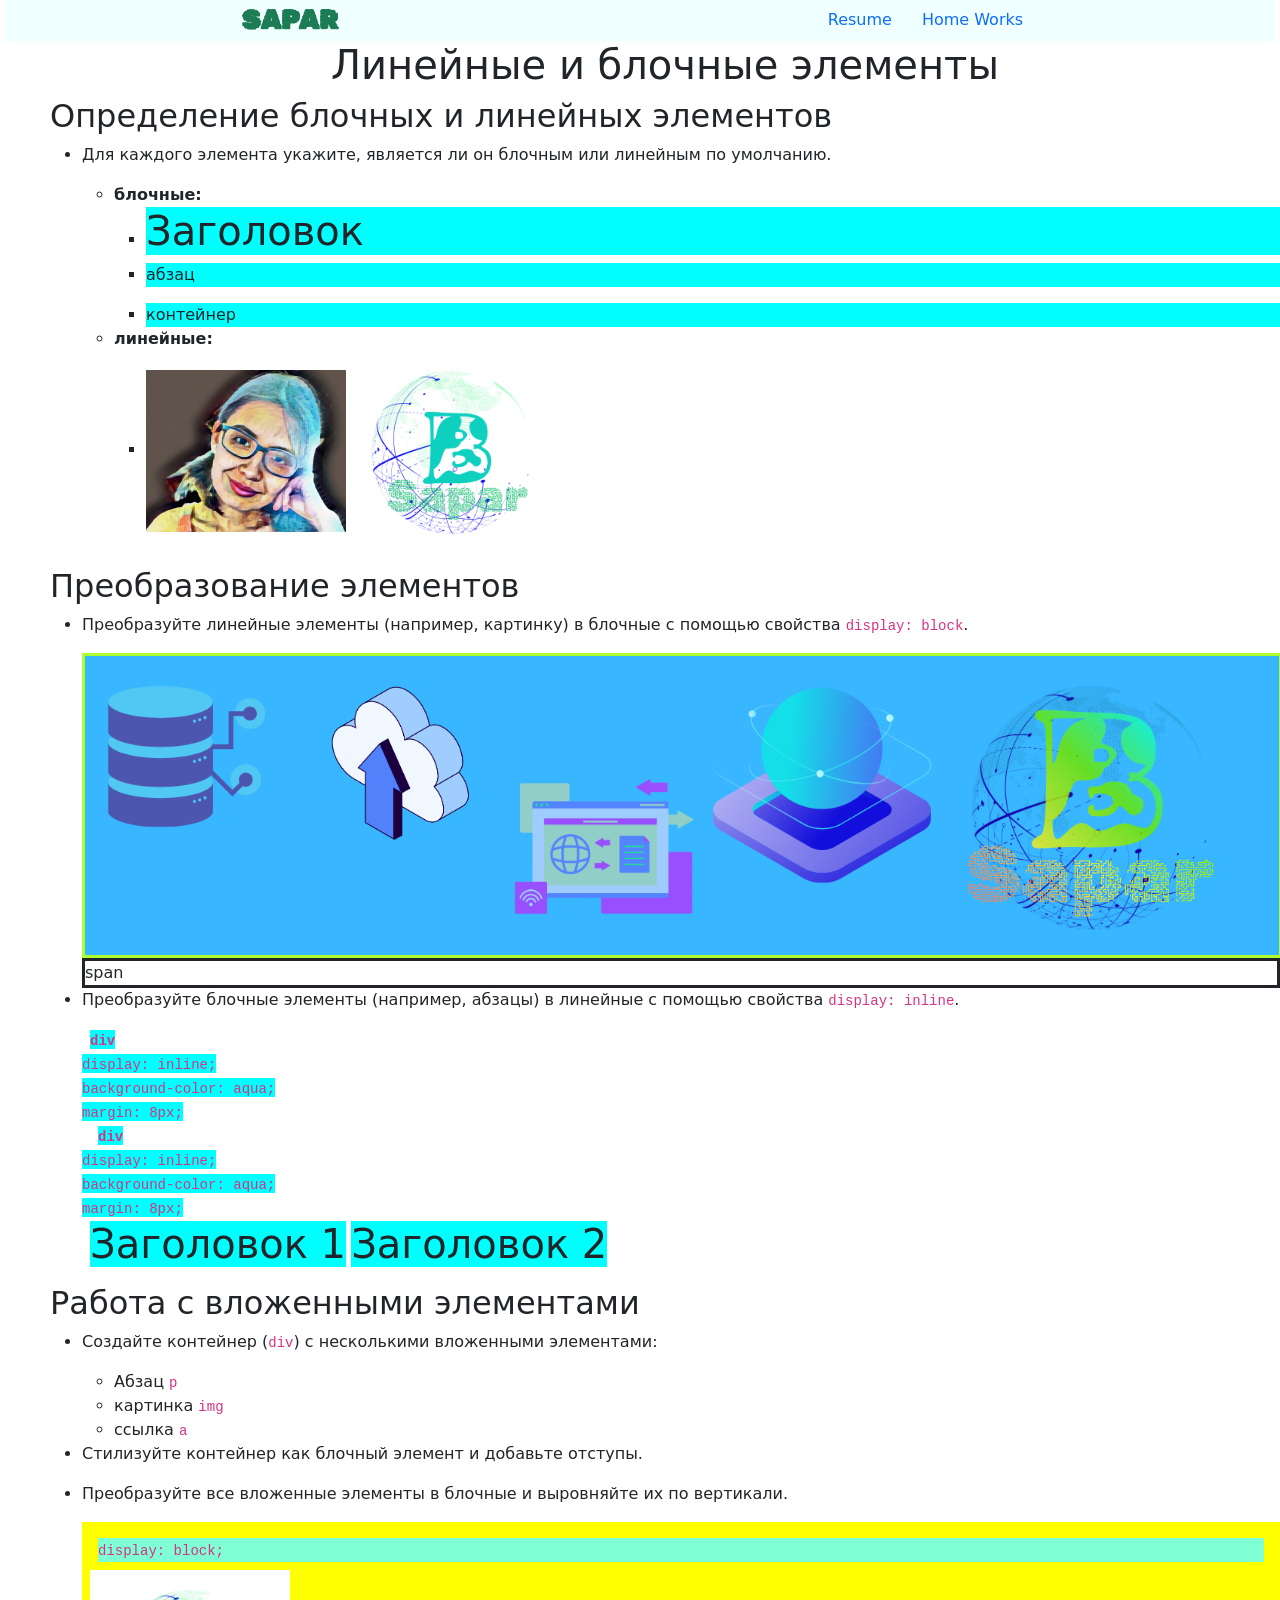
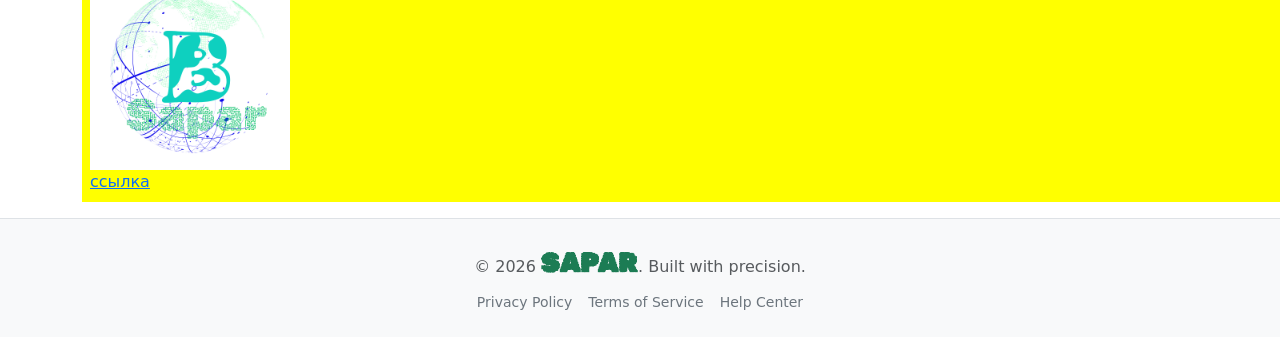
<file: webPages/hw08.html>
<!DOCTYPE html>
<html lang="en">
<head>
    <meta charset="UTF-8">
    <meta http-equiv="X-UA-Compatible" content="IE=edge">
    <meta name="viewport" content="width=device-width, initial-scale=1.0">
    <title>SAPAR</title>
    <link rel="preconnect" href="https://fonts.googleapis.com">
    <link rel="preconnect" href="https://fonts.gstatic.com" crossorigin>
    <link href="https://fonts.googleapis.com/css2?family=Rubik+Maze&display=swap" rel="stylesheet">
    <link href="https://maxcdn.bootstrapcdn.com/font-awesome/4.2.0/css/font-awesome.min.css" rel="stylesheet">
    <link href="https://cdn.jsdelivr.net/npm/bootstrap@5.3.8/dist/css/bootstrap.min.css" rel="stylesheet" integrity="sha384-sRIl4kxILFvY47J16cr9ZwB07vP4J8+LH7qKQnuqkuIAvNWLzeN8tE5YBujZqJLB" crossorigin="anonymous">
    <link rel="stylesheet" href="../index.css">
    <link rel="icon" type="image/x-icon" href="../images/BayanSap.svg">
</head>
<body>
    <header class="main-header">
        <a href="../index.html"><span class='brand'>SAPAR</span></a>
        <nav>
            <ul>
                <li><a href="https://bayan2019.github.io/resume/">Resume</a></li>
                <li><a href="./HomeWorksPage/index.html">Home Works</a></li>
            </ul>
        </nav>
    </header>
    <main style="margin: auto; padding-left: 50px;">
        <h1>Линейные и блочные элементы</h1>
        <section style="text-align: left;">
            <h2>Определение блочных и линейных элементов</h2>
            <ul>
                <li>
                    <p>Для каждого элемента укажите, является ли он блочным или линейным по умолчанию.</p>
                    <ul>
                        <li>
                            <strong>блочные:</strong>
                            <ul>
                                <li>
                                    <h1 style="background-color: aqua;">Заголовок</h1>
                                </li>
                                <li>
                                    <p style="background-color: aqua;">абзац</p>
                                </li>
                                <li>
                                    <div style="background-color: aqua;">контейнер</div>
                                </li>
                            </ul>
                        </li>
                        <li>
                            <strong>линейные:</strong>
                            <ul>
                                <li>
                                    <img src="../images/image13_watercolor2.png" style="width: 200px;"/>
                                    <img src="../images/BayanSap.png" style="width: 200px;" />
                                </li>
                            </ul>
                        </li>
                    </ul>
                </li>
            </ul>
        </section>
        <section style="text-align: left;">
            <h2>Преобразование элементов</h2>
            <ul>
                <li>
                    <p>Преобразуйте линейные элементы (например, картинку) в блочные с помощью свойства <code>display: block</code>.</p>
                    <img src="../images/Sapar-3.png" style="display: block; border: greenyellow solid; width: 1200px;"/>
                    <span style="display: block; border: solid;">span</span>
                </li>
                <li>
                    <p>
                         Преобразуйте блочные элементы (например, абзацы) в линейные с помощью свойства <code>display: inline</code>.
                    </p>
                    <div style="display: inline; background-color: aqua; margin: 8px;">
                        <code>
                            <strong>div</strong> <br /> display: inline; <br /> background-color: aqua; <br /> margin: 8px; <br />
                        </code>
                    </div>
                    <div style="display: inline; background-color: aqua; margin: 8px;">
                        <code>
                            <strong>div</strong> <br /> display: inline; <br /> background-color: aqua; <br /> margin: 8px; <br />
                        </code>
                    </div>
                    <h1 style="display: inline; background-color: aqua;">Заголовок 1</h1>
                    <h1 style="display: inline; background-color: aqua;">Заголовок 2</h1>
                </li>
            </ul>
        </section>
        <section style="text-align: left;">
            <h2>Работа с вложенными элементами</h2>
            <ul>
                <li>
                    <p>Создайте контейнер (<code>div</code>) с несколькими вложенными элементами:</p>
                    <ul>
                        <li>
                            Абзац <code>p</code>
                        </li>
                        <li>
                            картинка <code>img</code>
                        </li>
                        <li>
                            ссылка <code>a</code>
                        </li>
                    </ul>
                </li>
                <li>
                    <p>
                        Стилизуйте контейнер как блочный элемент и добавьте отступы.
                    </p>
                </li>
                <li>
                    <p>
                        Преобразуйте все вложенные элементы в блочные и выровняйте их по вертикали.
                    </p>
                </li>
                <div style="display: block; padding: 8px; background-color: yellow;">
                    <p style="display: block; background-color: aquamarine; margin: 8px;"><code>display: block;</code></p>
                    <img src="../images/BayanSap.png" style="width: 200px; display: block;" />
                    <a href="https://html5book.ru/block-inline-elements/" style="display: block;">ссылка</a>
                </div>
            </ul>
        </section>
    </main>
    <footer class="bg-light text-center py-4 border-top">
        <div class="container">
            <p class="mb-2 text-muted">&copy; 2026 <span class="brand">SAPAR</span>. Built with precision.</p>
            <div class="d-flex justify-content-center gap-3">
            <a href="#" class="text-secondary text-decoration-none small">Privacy Policy</a>
            <a href="#" class="text-secondary text-decoration-none small">Terms of Service</a>
            <a href="#" class="text-secondary text-decoration-none small">Help Center</a>
            </div>
        </div>
    </footer>
</body>
</file>
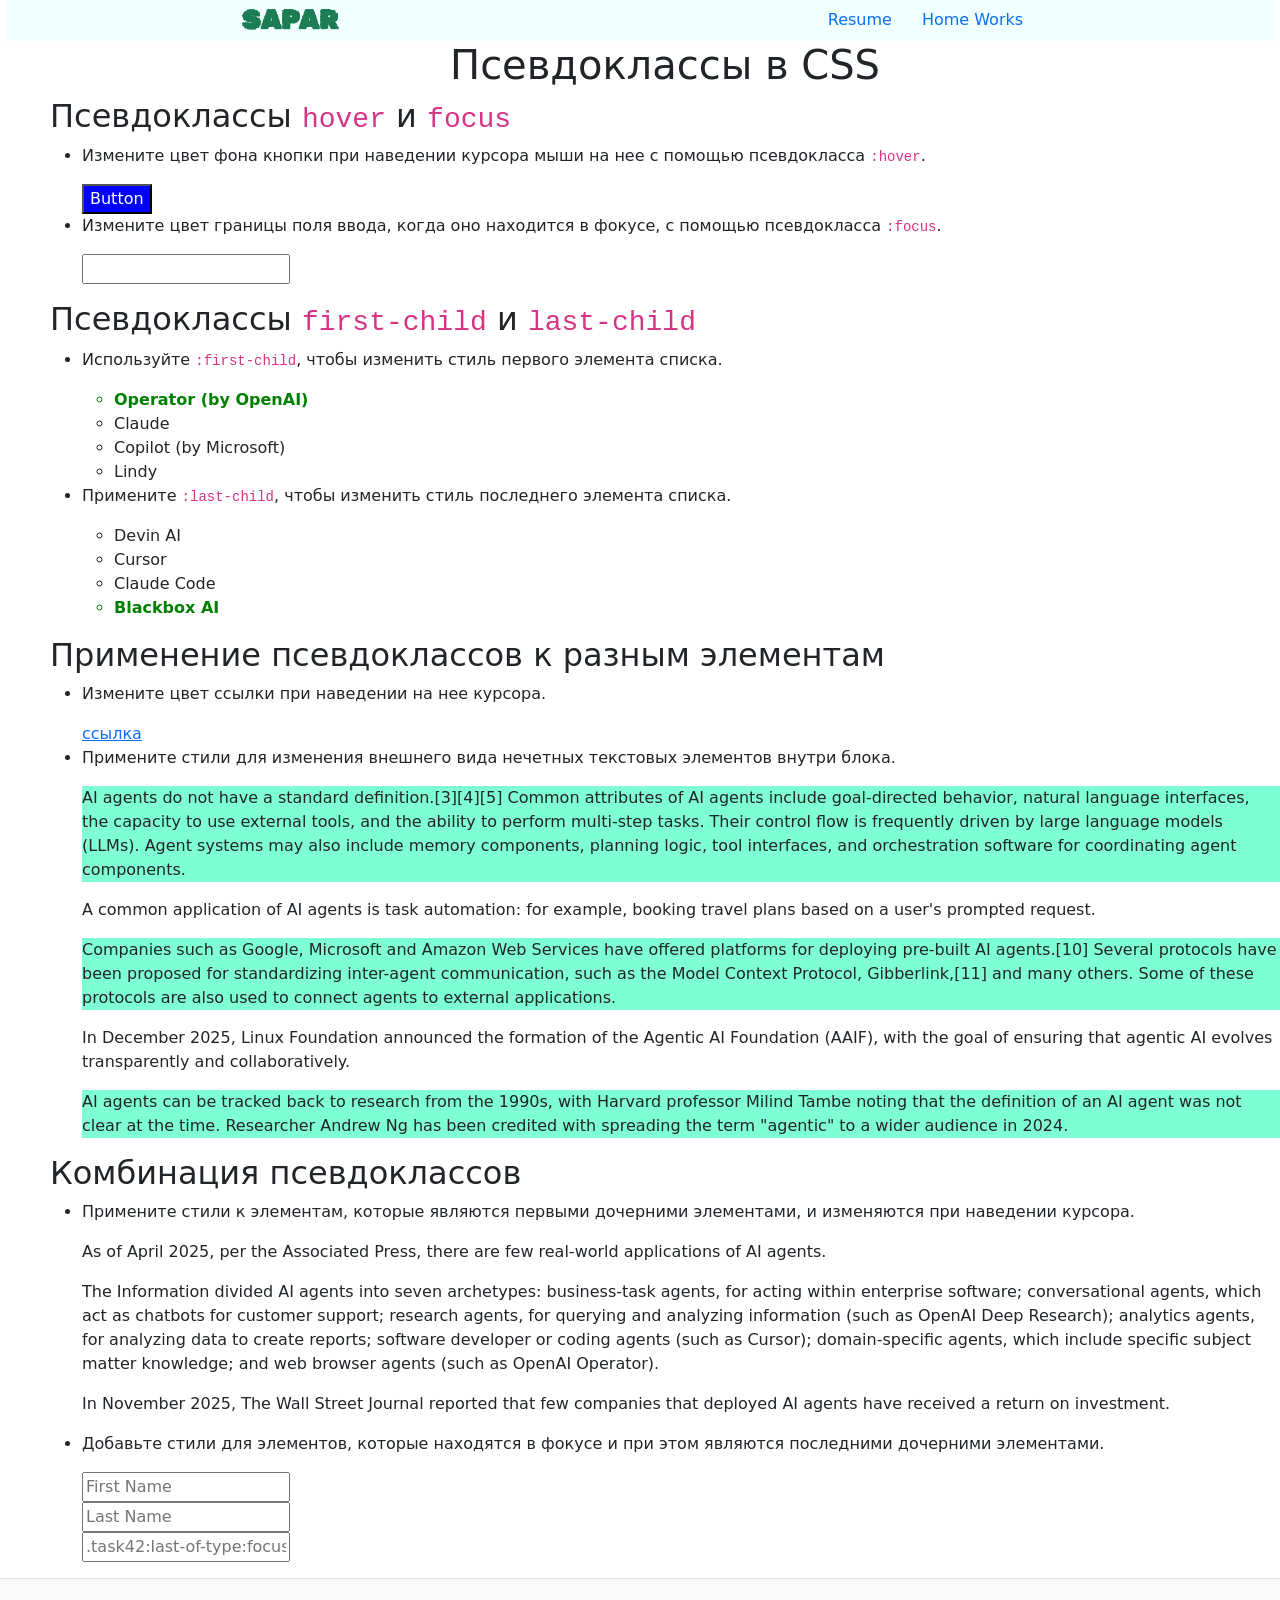
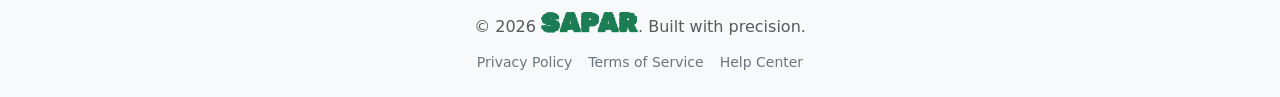
<file: webPages/hw09.html>
<!DOCTYPE html>
<html lang="en">
<head>
    <meta charset="UTF-8">
    <meta http-equiv="X-UA-Compatible" content="IE=edge">
    <meta name="viewport" content="width=device-width, initial-scale=1.0">
    <title>SAPAR</title>
    <link rel="preconnect" href="https://fonts.googleapis.com">
    <link rel="preconnect" href="https://fonts.gstatic.com" crossorigin>
    <link href="https://fonts.googleapis.com/css2?family=Rubik+Maze&display=swap" rel="stylesheet">
    <link href="https://maxcdn.bootstrapcdn.com/font-awesome/4.2.0/css/font-awesome.min.css" rel="stylesheet">
    <link href="https://cdn.jsdelivr.net/npm/bootstrap@5.3.8/dist/css/bootstrap.min.css" rel="stylesheet" integrity="sha384-sRIl4kxILFvY47J16cr9ZwB07vP4J8+LH7qKQnuqkuIAvNWLzeN8tE5YBujZqJLB" crossorigin="anonymous">
    <link rel="stylesheet" href="../index.css">
    <link rel="icon" type="image/x-icon" href="../images/BayanSap.svg">
    <link rel="stylesheet" href="./hw09.css"
</head>
<body>
    <header class="main-header">
        <a href="../index.html"><span class='brand'>SAPAR</span></a>
        <nav>
            <ul>
                <li><a href="https://bayan2019.github.io/resume/">Resume</a></li>
                <li><a href="./HomeWorksPage/index.html">Home Works</a></li>
            </ul>
        </nav>
    </header>
    <main style="margin: auto; padding-left: 50px;">
        <h1>Псевдоклассы в CSS</h1>
        <section style="text-align: left;">
            <h2>Псевдоклассы <code>hover</code> и <code>focus</code></h2>
            <ul>
                <li>
                    <p>Измените цвет фона кнопки при наведении курсора мыши на нее с помощью псевдокласса <code>:hover</code>.</p>
                    <button>Button</button>
                </li>
                <li>
                    <p>Измените цвет границы поля ввода, когда оно находится в фокусе, с помощью псевдокласса <code>:focus</code>.</p>
                    <input class="task12" type="text"/>
                </li>
            </ul>
        </section>
        <section style="text-align: left;">
            <h2>Псевдоклассы <code>first-child</code> и <code>last-child</code></h2>
            <ul>
                <li>
                    <p>Используйте <code>:first-child</code>, чтобы изменить стиль первого элемента списка.</p>
                    <ul>
                        <li class="task21">Operator (by OpenAI)</li>
                        <li class="task21">Claude</li>
                        <li class="task21">Copilot (by Microsoft)</li>
                        <li class="task21">Lindy</li>
                    </ul>
                </li>

                <li>
                    <p>
                        Примените <code>:last-child</code>, чтобы изменить стиль последнего элемента списка.
                    </p>
                    <ul>
                        <li class="task22">Devin AI</li>
                        <li class="task22">Cursor</li>
                        <li class="task22">Claude Code</li>
                        <li class="task22">Blackbox AI</li>
                    </ul>
                </li>
            </ul>
        </section>
        <section style="text-align: left;">
            <h2>Применение псевдоклассов к разным элементам</h2>
            <ul>
                <li>
                    <p>Измените цвет ссылки при наведении на нее курсора.</p>
                    <a class="href" href="https://en.wikipedia.org/wiki/AI_agent">ссылка</a>
                </li>
                <li>
                    <p>Примените стили для изменения внешнего вида нечетных текстовых элементов внутри блока.</p>

                    <div>
                        <p class="task3">
                            AI agents do not have a standard definition.[3][4][5] Common attributes of AI agents include goal-directed behavior, natural language interfaces, the capacity to use external tools, and the ability to perform multi-step tasks. Their control flow is frequently driven by large language models (LLMs). Agent systems may also include memory components, planning logic, tool interfaces, and orchestration software for coordinating agent components.
                        </p>
                        <p class="task3">
                            A common application of AI agents is task automation: for example, booking travel plans based on a user's prompted request.
                        </p>
                        <p class="task3">Companies such as Google, Microsoft and Amazon Web Services have offered platforms for deploying pre-built AI agents.[10] Several protocols have been proposed for standardizing inter-agent communication, such as the Model Context Protocol, Gibberlink,[11] and many others. Some of these protocols are also used to connect agents to external applications.</p>
                        <p class="task3">In December 2025, Linux Foundation announced the formation of the Agentic AI Foundation (AAIF), with the goal of ensuring that agentic AI evolves transparently and collaboratively.</p>
                        <p class="task3">AI agents can be tracked back to research from the 1990s, with Harvard professor Milind Tambe noting that the definition of an AI agent was not clear at the time. Researcher Andrew Ng has been credited with spreading the term "agentic" to a wider audience in 2024.</p>
                    </div>
                </li>
            </ul>
        </section>
        <section style="text-align: left;">
            <h2>Комбинация псевдоклассов</h2>
            <ul>
                <li>
                    <p>Примените стили к элементам, которые являются первыми дочерними элементами, и изменяются при наведении курсора.</p>
                    <div>
                        <p class="task41">As of April 2025, per the Associated Press, there are few real-world applications of AI agents.</p>
                        <p class="task41">The Information divided AI agents into seven archetypes: business-task agents, for acting within enterprise software; conversational agents, which act as chatbots for customer support; research agents, for querying and analyzing information (such as OpenAI Deep Research); analytics agents, for analyzing data to create reports; software developer or coding agents (such as Cursor); domain-specific agents, which include specific subject matter knowledge; and web browser agents (such as OpenAI Operator).</p>
                        <p class="task41">In November 2025, The Wall Street Journal reported that few companies that deployed AI agents have received a return on investment.</p>
                    </div>
                </li>
                <li>
                    <p>Добавьте стили для элементов, которые находятся в фокусе и при этом являются последними дочерними элементами.</p>
                    
                        <input class="task42" type="text" placeholder="First Name" /> <br />
                        <input class="task42" type="text" placeholder="Last Name" /> <br />
                        <input class="task42" type="text" placeholder=".task42:last-of-type:focus" /> <br />
                    
                </li>
            </ul>
        </section>
    </main>
    <footer class="bg-light text-center py-4 border-top">
        <div class="container">
            <p class="mb-2 text-muted">&copy; 2026 <span class="brand">SAPAR</span>. Built with precision.</p>
            <div class="d-flex justify-content-center gap-3">
            <a href="#" class="text-secondary text-decoration-none small">Privacy Policy</a>
            <a href="#" class="text-secondary text-decoration-none small">Terms of Service</a>
            <a href="#" class="text-secondary text-decoration-none small">Help Center</a>
            </div>
        </div>
    </footer>
</body>
</file>
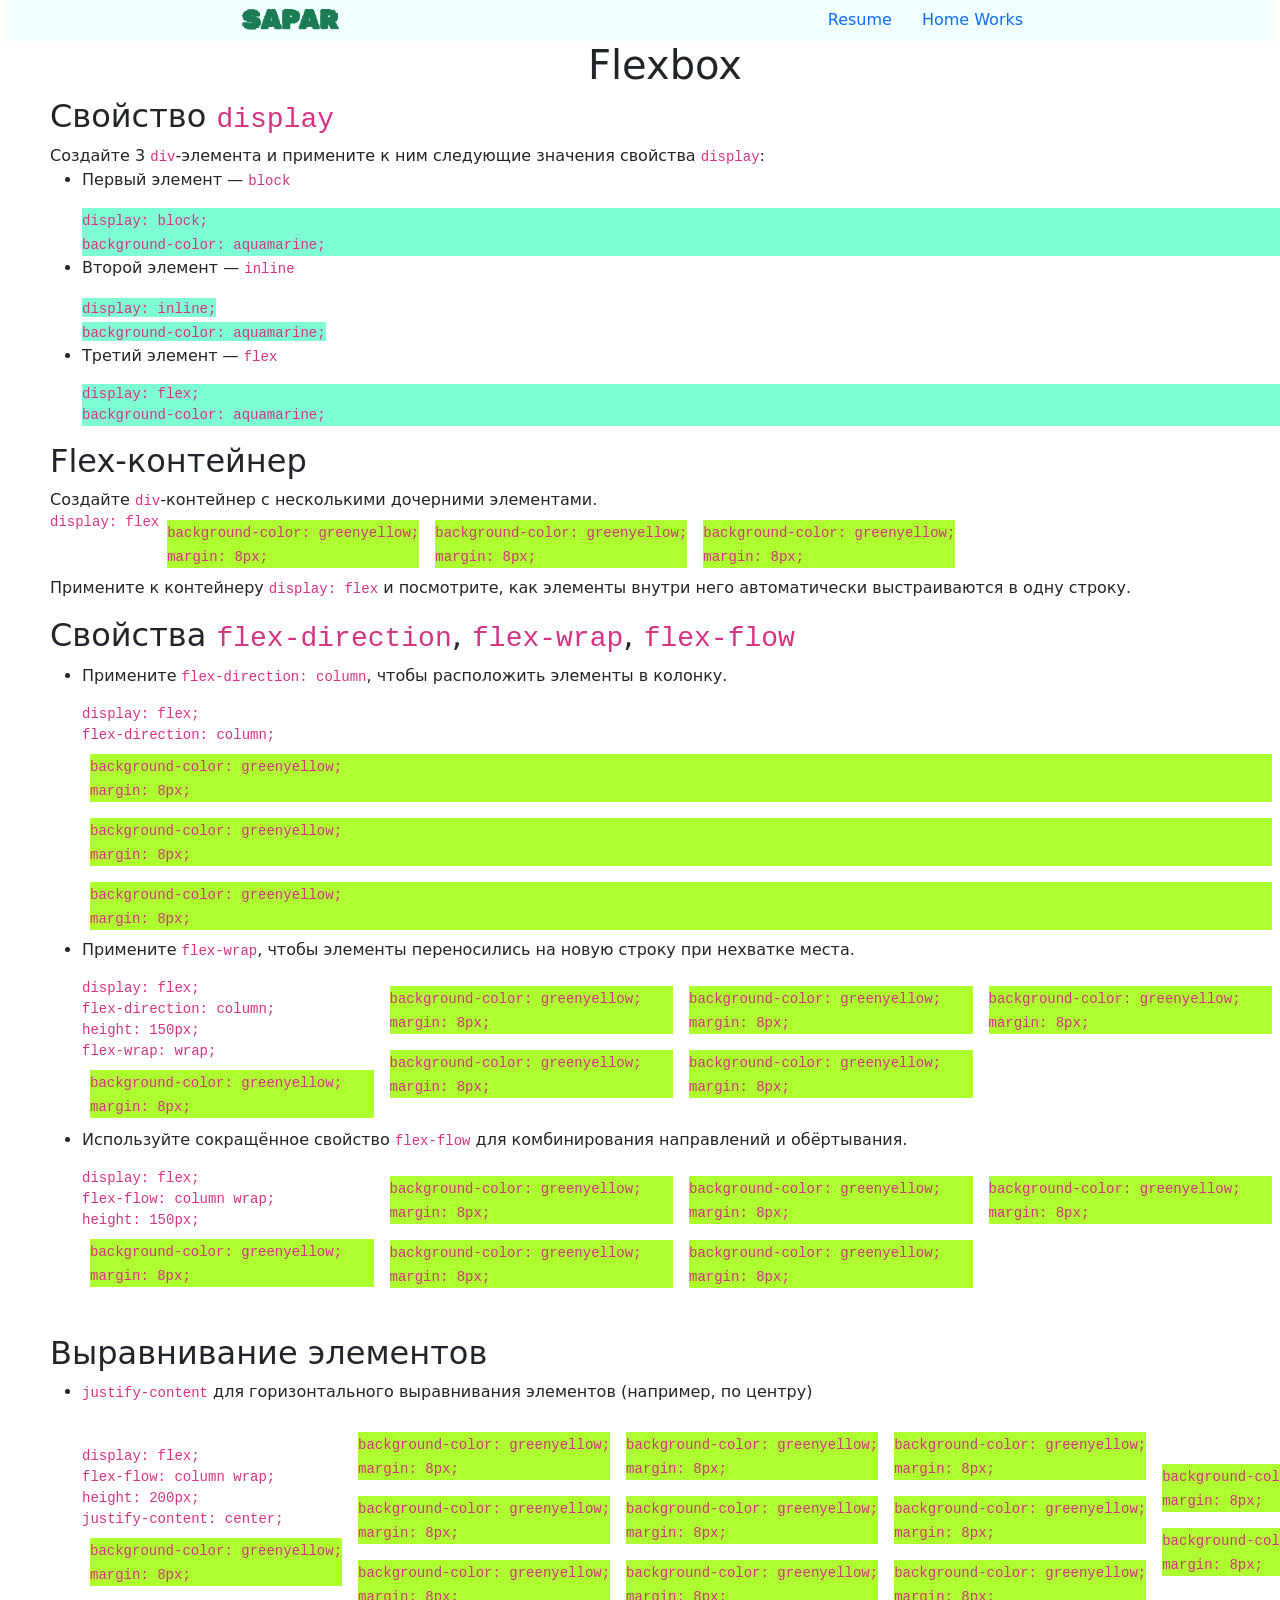
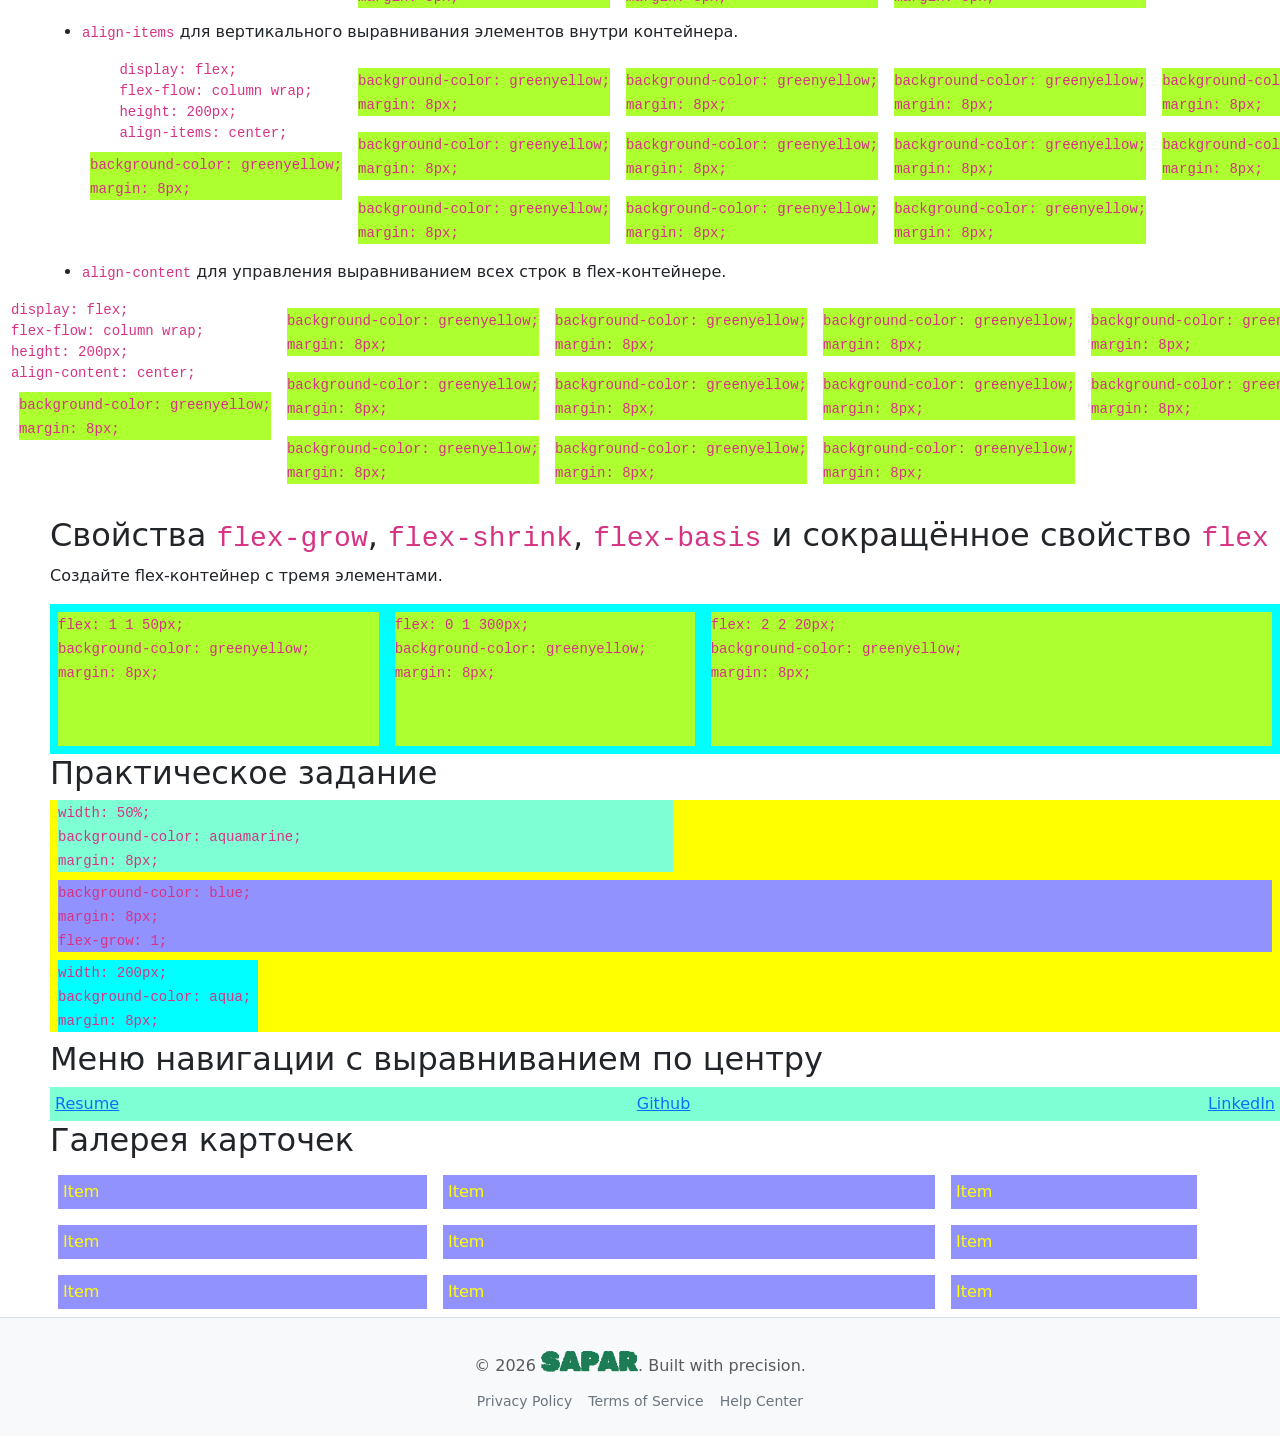
<file: webPages/hw10.html>
<!DOCTYPE html>
<html lang="en">
<head>
    <meta charset="UTF-8">
    <meta http-equiv="X-UA-Compatible" content="IE=edge">
    <meta name="viewport" content="width=device-width, initial-scale=1.0">
    <title>SAPAR</title>
    <link rel="preconnect" href="https://fonts.googleapis.com">
    <link rel="preconnect" href="https://fonts.gstatic.com" crossorigin>
    <link href="https://fonts.googleapis.com/css2?family=Rubik+Maze&display=swap" rel="stylesheet">
    <link href="https://maxcdn.bootstrapcdn.com/font-awesome/4.2.0/css/font-awesome.min.css" rel="stylesheet">
    <link href="https://cdn.jsdelivr.net/npm/bootstrap@5.3.8/dist/css/bootstrap.min.css" rel="stylesheet" integrity="sha384-sRIl4kxILFvY47J16cr9ZwB07vP4J8+LH7qKQnuqkuIAvNWLzeN8tE5YBujZqJLB" crossorigin="anonymous">
    <link rel="stylesheet" href="../index.css">
    <link rel="icon" type="image/x-icon" href="../images/BayanSap.svg">
</head>
<body>
    <header class="main-header">
        <a href="../index.html"><span class='brand'>SAPAR</span></a>
        <nav>
            <ul>
                <li><a href="https://bayan2019.github.io/resume/">Resume</a></li>
                <li><a href="./HomeWorksPage/index.html">Home Works</a></li>
            </ul>
        </nav>
    </header>
    <main style="margin: auto; padding-left: 50px;">
        <h1>Flexbox</h1>
        <section style="text-align: left;">
            <h2>Свойство <code>display</code></h2>
            Создайте 3 <code>div</code>-элемента и примените к ним следующие значения свойства <code>display</code>:
            <ul>
                <li>
                    <p>Первый элемент — <code>block</code></p>
                    <div style="display: block; background-color: aquamarine;">
                        <code>
                            display: block; <br /> 
                            background-color: aquamarine;
                        </code>
                    </div>
                </li>
                <li>
                    <p>Второй элемент — <code>inline</code></p>
                    <div style="display: inline; background-color: aquamarine;">
                        <code>
                            display: inline; <br /> 
                            background-color: aquamarine;
                        </code>
                    </div>
                </li>
                <li>
                    <p>Третий элемент — <code>flex</code></p>
                    <div style="display: flex; background-color: aquamarine;">
                        <code>
                            display: flex; <br /> 
                            background-color: aquamarine;
                        </code>
                    </div>
                </li>
            </ul>
        </section>
        <section style="text-align: left;">
            <h2>Flex-контейнер</h2>
            Создайте <code>div</code>-контейнер с несколькими дочерними элементами.
            <div style="display: flex;">
                <code>
                    display: flex
                </code>
                <p style="background-color: greenyellow; margin: 8px;">
                    <code>
                        background-color: greenyellow; <br /> 
                        margin: 8px;
                    </code>
                </p>
                <p style="background-color: greenyellow; margin: 8px;">
                    <code>
                        background-color: greenyellow; <br /> 
                        margin: 8px;
                    </code>
                </p>
                <p style="background-color: greenyellow; margin: 8px;">
                    <code>
                        background-color: greenyellow; <br /> 
                        margin: 8px;
                    </code>
                </p>
            </div>
            <p>
                Примените к контейнеру <code>display: flex</code> и посмотрите, 
                как элементы внутри него автоматически выстраиваются в одну строку.
            </p>
        </section>
        <section style="text-align: left;">
            <h2>Свойства <code>flex-direction</code>, <code>flex-wrap</code>, <code>flex-flow</code></h2>

            <ul>
                <li>
                    <p>Примените <code>flex-direction: column</code>, чтобы расположить элементы в колонку.</p>

                    <div style="display: flex; flex-direction: column;">
                        <code>
                            display: flex; <br />
                            flex-direction: column;
                        </code>
                        <p style="background-color: greenyellow; margin: 8px;">
                            <code>
                                background-color: greenyellow; <br /> 
                                margin: 8px;
                            </code>
                        </p>
                        <p style="background-color: greenyellow; margin: 8px;">
                            <code>
                                background-color: greenyellow; <br /> 
                                margin: 8px;
                            </code>
                        </p>
                        <p style="background-color: greenyellow; margin: 8px;">
                            <code>
                                background-color: greenyellow; <br /> 
                                margin: 8px;
                            </code>
                        </p>
                    </div>
                </li>
                <li>
                    <p>
                        Примените <code>flex-wrap</code>, чтобы элементы переносились на новую строку при нехватке места.
                    </p>
                    <div style="display: flex; flex-direction: column; height: 150px; flex-wrap: wrap;">
                        <code>
                            display: flex; <br />
                            flex-direction: column; <br />
                            height: 150px; <br />
                            flex-wrap: wrap;
                        </code>
                        <p style="background-color: greenyellow; margin: 8px;">
                            <code>
                                background-color: greenyellow; <br /> 
                                margin: 8px;
                            </code>
                        </p>
                        <p style="background-color: greenyellow; margin: 8px;">
                            <code>
                                background-color: greenyellow; <br /> 
                                margin: 8px;
                            </code>
                        </p>
                        <p style="background-color: greenyellow; margin: 8px;">
                            <code>
                                background-color: greenyellow; <br /> 
                                margin: 8px;
                            </code>
                        </p>
                        <p style="background-color: greenyellow; margin: 8px;">
                            <code>
                                background-color: greenyellow; <br /> 
                                margin: 8px;
                            </code>
                        </p>
                        <p style="background-color: greenyellow; margin: 8px;">
                            <code>
                                background-color: greenyellow; <br /> 
                                margin: 8px;
                            </code>
                        </p>
                        <p style="background-color: greenyellow; margin: 8px;">
                            <code>
                                background-color: greenyellow; <br /> 
                                margin: 8px;
                            </code>
                        </p>
                    </div>
                </li>
                <li>
                    <p>Используйте сокращённое свойство <code>flex-flow</code> для комбинирования направлений и обёртывания.</p>

                    <div style="display: flex; flex-flow: column wrap; height: 150px;">
                        <code>
                            display: flex; <br />
                            flex-flow: column wrap; <br />
                            height: 150px;
                        </code>
                        <p style="background-color: greenyellow; margin: 8px;">
                            <code>
                                background-color: greenyellow; <br /> 
                                margin: 8px;
                            </code>
                        </p>
                        <p style="background-color: greenyellow; margin: 8px;">
                            <code>
                                background-color: greenyellow; <br /> 
                                margin: 8px;
                            </code>
                        </p>
                        <p style="background-color: greenyellow; margin: 8px;">
                            <code>
                                background-color: greenyellow; <br /> 
                                margin: 8px;
                            </code>
                        </p>

                        <p style="background-color: greenyellow; margin: 8px;">
                            <code>
                                background-color: greenyellow; <br /> 
                                margin: 8px;
                            </code>
                        </p>
                        <p style="background-color: greenyellow; margin: 8px;">
                            <code>
                                background-color: greenyellow; <br /> 
                                margin: 8px;
                            </code>
                        </p>
                        <p style="background-color: greenyellow; margin: 8px;">
                            <code>
                                background-color: greenyellow; <br /> 
                                margin: 8px;
                            </code>
                        </p>
                    </div>
                </li>
            </ul>
        </section>
        <section style="text-align: left;">
            <h2>Выравнивание элементов</h2>
            <ul>
                <li>
                    <p><code>justify-content</code> для горизонтального выравнивания элементов (например, по центру)</p>

                    <div style="display: flex; flex-flow: column wrap; height: 200px; justify-content: center;">
                        <code>
                            display: flex; <br />
                            flex-flow: column wrap; <br />
                            height: 200px; <br />
                            justify-content: center;
                        </code>
                        <p style="background-color: greenyellow; margin: 8px;">
                            <code>
                                background-color: greenyellow; <br /> 
                                margin: 8px;
                            </code>
                        </p>
                        <p style="background-color: greenyellow; margin: 8px;">
                            <code>
                                background-color: greenyellow; <br /> 
                                margin: 8px;
                            </code>
                        </p>
                        <p style="background-color: greenyellow; margin: 8px;">
                            <code>
                                background-color: greenyellow; <br /> 
                                margin: 8px;
                            </code>
                        </p>
                        <p style="background-color: greenyellow; margin: 8px;">
                            <code>
                                background-color: greenyellow; <br /> 
                                margin: 8px;
                            </code>
                        </p>
                        <p style="background-color: greenyellow; margin: 8px;">
                            <code>
                                background-color: greenyellow; <br /> 
                                margin: 8px;
                            </code>
                        </p>
                        <p style="background-color: greenyellow; margin: 8px;">
                            <code>
                                background-color: greenyellow; <br /> 
                                margin: 8px;
                            </code>
                        </p>
                        <p style="background-color: greenyellow; margin: 8px;">
                            <code>
                                background-color: greenyellow; <br /> 
                                margin: 8px;
                            </code>
                        </p>
                        <p style="background-color: greenyellow; margin: 8px;">
                            <code>
                                background-color: greenyellow; <br /> 
                                margin: 8px;
                            </code>
                        </p>
                        <p style="background-color: greenyellow; margin: 8px;">
                            <code>
                                background-color: greenyellow; <br /> 
                                margin: 8px;
                            </code>
                        </p>
                        <p style="background-color: greenyellow; margin: 8px;">
                            <code>
                                background-color: greenyellow; <br /> 
                                margin: 8px;
                            </code>
                        </p>
                        <p style="background-color: greenyellow; margin: 8px;">
                            <code>
                                background-color: greenyellow; <br /> 
                                margin: 8px;
                            </code>
                        </p>
                        <p style="background-color: greenyellow; margin: 8px;">
                            <code>
                                background-color: greenyellow; <br /> 
                                margin: 8px;
                            </code>
                        </p>
                    </div>
                </li>
                <li>
                    <p> <code>align-items</code> для вертикального выравнивания элементов внутри контейнера.</p>
                    <div style="display: flex; flex-flow: column wrap; height: 200px; align-items: center;">
                        <code>
                            display: flex; <br />
                            flex-flow: column wrap; <br />
                            height: 200px; <br />
                            align-items: center;
                        </code>
                        <p style="background-color: greenyellow; margin: 8px;">
                            <code>
                                background-color: greenyellow; <br /> 
                                margin: 8px;
                            </code>
                        </p>
                        <p style="background-color: greenyellow; margin: 8px;">
                            <code>
                                background-color: greenyellow; <br /> 
                                margin: 8px;
                            </code>
                        </p>
                        <p style="background-color: greenyellow; margin: 8px;">
                            <code>
                                background-color: greenyellow; <br /> 
                                margin: 8px;
                            </code>
                        </p>
                        <p style="background-color: greenyellow; margin: 8px;">
                            <code>
                                background-color: greenyellow; <br /> 
                                margin: 8px;
                            </code>
                        </p>
                        <p style="background-color: greenyellow; margin: 8px;">
                            <code>
                                background-color: greenyellow; <br /> 
                                margin: 8px;
                            </code>
                        </p>
                        <p style="background-color: greenyellow; margin: 8px;">
                            <code>
                                background-color: greenyellow; <br /> 
                                margin: 8px;
                            </code>
                        </p>
                        <p style="background-color: greenyellow; margin: 8px;">
                            <code>
                                background-color: greenyellow; <br /> 
                                margin: 8px;
                            </code>
                        </p>
                        <p style="background-color: greenyellow; margin: 8px;">
                            <code>
                                background-color: greenyellow; <br /> 
                                margin: 8px;
                            </code>
                        </p>
                        <p style="background-color: greenyellow; margin: 8px;">
                            <code>
                                background-color: greenyellow; <br /> 
                                margin: 8px;
                            </code>
                        </p>
                        <p style="background-color: greenyellow; margin: 8px;">
                            <code>
                                background-color: greenyellow; <br /> 
                                margin: 8px;
                            </code>
                        </p>
                        <p style="background-color: greenyellow; margin: 8px;">
                            <code>
                                background-color: greenyellow; <br /> 
                                margin: 8px;
                            </code>
                        </p>
                        <p style="background-color: greenyellow; margin: 8px;">
                            <code>
                                background-color: greenyellow; <br /> 
                                margin: 8px;
                            </code>
                        </p>
                    </div>
                </li>
                <li>
                    <p>
                        <code>align-content</code> для управления выравниванием всех строк в flex-контейнере.
                    </p>
                    
                    <div style="display: flex; flex-flow: column wrap; height: 200px; align-content: center;">
                        <code>
                            display: flex; <br />
                            flex-flow: column wrap; <br />
                            height: 200px; <br />
                            align-content: center;
                        </code>
                        <p style="background-color: greenyellow; margin: 8px;">
                            <code>
                                background-color: greenyellow; <br /> 
                                margin: 8px;
                            </code>
                        </p>
                        <p style="background-color: greenyellow; margin: 8px;">
                            <code>
                                background-color: greenyellow; <br /> 
                                margin: 8px;
                            </code>
                        </p>
                        <p style="background-color: greenyellow; margin: 8px;">
                            <code>
                                background-color: greenyellow; <br /> 
                                margin: 8px;
                            </code>
                        </p>
                        <p style="background-color: greenyellow; margin: 8px;">
                            <code>
                                background-color: greenyellow; <br /> 
                                margin: 8px;
                            </code>
                        </p>
                        <p style="background-color: greenyellow; margin: 8px;">
                            <code>
                                background-color: greenyellow; <br /> 
                                margin: 8px;
                            </code>
                        </p>
                        <p style="background-color: greenyellow; margin: 8px;">
                            <code>
                                background-color: greenyellow; <br /> 
                                margin: 8px;
                            </code>
                        </p>
                        <p style="background-color: greenyellow; margin: 8px;">
                            <code>
                                background-color: greenyellow; <br /> 
                                margin: 8px;
                            </code>
                        </p>
                        <p style="background-color: greenyellow; margin: 8px;">
                            <code>
                                background-color: greenyellow; <br /> 
                                margin: 8px;
                            </code>
                        </p>
                        <p style="background-color: greenyellow; margin: 8px;">
                            <code>
                                background-color: greenyellow; <br /> 
                                margin: 8px;
                            </code>
                        </p>
                        <p style="background-color: greenyellow; margin: 8px;">
                            <code>
                                background-color: greenyellow; <br /> 
                                margin: 8px;
                            </code>
                        </p>
                        <p style="background-color: greenyellow; margin: 8px;">
                            <code>
                                background-color: greenyellow; <br /> 
                                margin: 8px;
                            </code>
                        </p>
                        <p style="background-color: greenyellow; margin: 8px;">
                            <code>
                                background-color: greenyellow; <br /> 
                                margin: 8px;
                            </code>
                        </p>
                    </div>
                </li>
            </ul>
        </section>
        <section style="text-align: left;">
            <h2>Свойства <code>flex-grow</code>, <code>flex-shrink</code>, <code>flex-basis</code> и сокращённое свойство <code>flex</code></h2>
            <p>Создайте flex-контейнер с тремя элементами.</p>
            <div style="display: flex; background-color: aqua; height: 150px;">
                <div style="flex: 1 1 50px; background-color: greenyellow; margin: 8px;">
                    <code>
                        flex: 1 1 50px; <br /> 
                        background-color: greenyellow; <br /> 
                        margin: 8px;
                    </code>
                </div>
                <div style="flex: 0 1 300px; background-color: greenyellow; margin: 8px;">
                    <code>
                        flex: 0 1 300px; <br /> 
                        background-color: greenyellow; <br /> 
                        margin: 8px;
                    </code>
                </div>
                <div style="flex: 2 2 20px; background-color: greenyellow; margin: 8px;">
                    <code>
                        flex: 2 2 20px; <br /> 
                        background-color: greenyellow; <br /> 
                        margin: 8px;
                    </code>
                </div>
            </div>
        </section>
        <section style="text-align: left;">
            <h2>Практическое задание</h2>
            <div style="display: flexbox; background-color: yellow;">
                <div style="width: 50%; background-color: aquamarine; margin: 8px;">
                    <code>
                        width: 50%; <br /> 
                        background-color: aquamarine; <br />
                        margin: 8px;
                    </code>
                </div>
                <div style="background-color: #9292FF; margin: 8px; flex-grow: 1;">
                    <code>
                        background-color: blue; <br /> 
                        margin: 8px; <br />
                        flex-grow: 1;
                    </code>
                </div>
                <div style="width: 200px; background-color: aqua; margin: 8px;">
                    <code>
                       width: 200px; <br /> 
                       background-color: aqua; <br />
                       margin: 8px;
                    </code>
                </div>
            </div>
        </section>
        <section style="text-align: left;">
            <h2>Меню навигации с выравниванием по центру</h2>

            <div 
                style="display: flex; flex-direction: row; justify-content: space-between; align-items: center; background-color: aquamarine; padding: 5px;"
                >
                <a href="https://bayan2019.github.io/resume/">Resume</a>
                <a href="https://github.com/Bayan2019">Github</a>
                <a href="https://www.linkedin.com/in/bayan-saparbayeva/">LinkedIn</a>
            </div>
        </section>
        <section style="text-align: left;">
            <h2>Галерея карточек</h2>
            <div
                style="display: flex; flex-wrap: wrap; align-content: space-around;"
            >
                <div style="flex: 0 0 30%; margin: 8px; padding: 5px; background-color: #9292FF; color: yellow;">Item</div>
                <div style="flex: 0 0 40%; margin: 8px; padding: 5px; background-color: #9292FF; color: yellow;">Item</div>
                <div style="flex: 0 0 20%; margin: 8px; padding: 5px; background-color: #9292FF; color: yellow;">Item</div>
                <div style="flex: 0 0 30%; margin: 8px; padding: 5px; background-color: #9292FF; color: yellow;">Item</div>
                <div style="flex: 0 0 40%; margin: 8px; padding: 5px; background-color: #9292FF; color: yellow;">Item</div>
                <div style="flex: 0 0 20%; margin: 8px; padding: 5px; background-color: #9292FF; color: yellow;">Item</div>
                <div style="flex: 0 0 30%; margin: 8px; padding: 5px; background-color: #9292FF; color: yellow;">Item</div>
                <div style="flex: 0 0 40%; margin: 8px; padding: 5px; background-color: #9292FF; color: yellow;">Item</div>
                <div style="flex: 0 0 20%; margin: 8px; padding: 5px; background-color: #9292FF; color: yellow;">Item</div>
            </div>
        </section>
    </main>
    <footer class="bg-light text-center py-4 border-top">
        <div class="container">
            <p class="mb-2 text-muted">&copy; 2026 <span class="brand">SAPAR</span>. Built with precision.</p>
            <div class="d-flex justify-content-center gap-3">
            <a href="#" class="text-secondary text-decoration-none small">Privacy Policy</a>
            <a href="#" class="text-secondary text-decoration-none small">Terms of Service</a>
            <a href="#" class="text-secondary text-decoration-none small">Help Center</a>
            </div>
        </div>
    </footer>
</body>
</file>
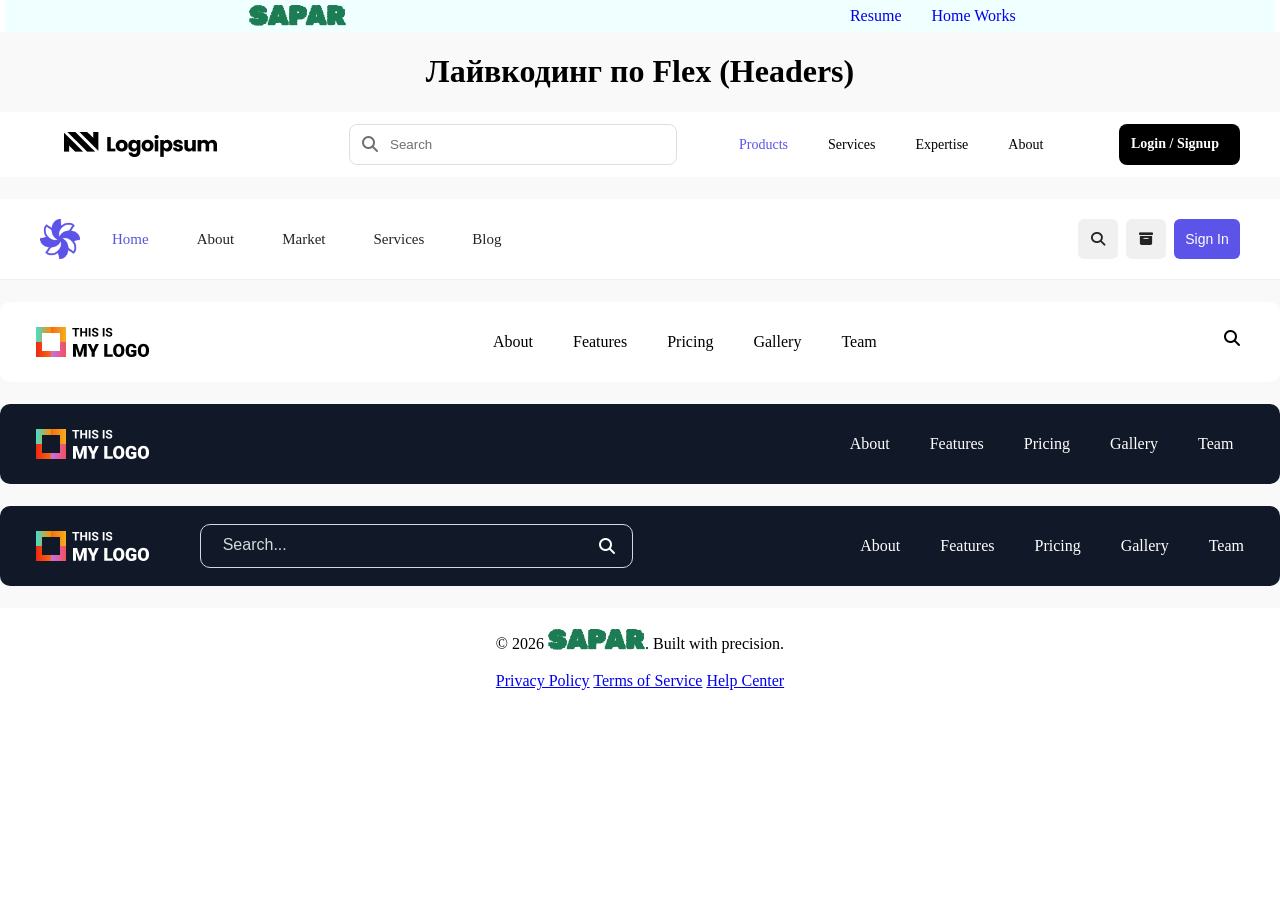
<file: webPages/hw11.html>
<!DOCTYPE html>
<html lang="en">
<head>
    <meta charset="UTF-8">
    <meta http-equiv="X-UA-Compatible" content="IE=edge">
    <meta name="viewport" content="width=device-width, initial-scale=1.0">
    <title>SAPAR</title>
    <!-- <link rel="preconnect" href="https://fonts.googleapis.com"> -->
    <!-- <link rel="preconnect" href="https://fonts.gstatic.com" crossorigin> -->
    <link rel="stylesheet" href="https://cdnjs.cloudflare.com/ajax/libs/font-awesome/6.2.0/css/all.min.css"                
        integrity="sha512-xh6O/CkQoPOWDdYTDqeRdPCVd1SpvCA9XXcUnZS2FmJNp1coAFzvtCN9BmamE+4aHK8yyUHUSCcJHgXloTyT2A=="    
        crossorigin="anonymous" referrerpolicy="no-referrer" />
    <link href="https://fonts.googleapis.com/css2?family=Rubik+Maze&display=swap" rel="stylesheet">
    <!-- <link href="https://maxcdn.bootstrapcdn.com/font-awesome/4.2.0/css/font-awesome.min.css" rel="stylesheet"> -->
    <!-- <link href="https://cdn.jsdelivr.net/npm/bootstrap@5.3.8/dist/css/bootstrap.min.css" rel="stylesheet" integrity="sha384-sRIl4kxILFvY47J16cr9ZwB07vP4J8+LH7qKQnuqkuIAvNWLzeN8tE5YBujZqJLB" crossorigin="anonymous"> -->
    <link rel="stylesheet" href="../index.css">
    <link rel="stylesheet" href="./hw11.css">
    <link rel="icon" type="image/x-icon" href="../images/BayanSap.svg">
</head>
<body>
    <header class="main-header">
        <a href="../index.html"><span class='brand'>SAPAR</span></a>
        <nav>
            <ul>
                <li><a href="https://bayan2019.github.io/resume/">Resume</a></li>
                <li><a href="./HomeWorksPage/index.html">Home Works</a></li>
            </ul>
        </nav>
    </header>
    <main style="margin: auto;">
        <h1>Лайвкодинг по Flex (Headers)</h1>
        <!--Header 1-->
        <header class="logoipsum-header">
            <div class="logo-search">
                <div class="logo">
                    <img src="./assets/Vector.png" alt="logo" width="153" height="25" />
                </div>
                <div class="search">
                    <i class="fa-solid fa-magnifying-glass"></i>
                    <input placeholder="Search" type="search" />
                </div>
            </div>
            <div class="buttons">
                <nav>
                    <ul>
                        <li><a href="#" class="active">Products</a></li>
                        <li><a href="#">Services</a></li>
                        <li><a href="#">Expertise</a></li>
                        <li><a href="#">About</a></li>
                    </ul>
                </nav>
                <button><span>Login / Signup</span></button>
            </div>
        </header>

        <!--Header 2-->
        <header class="wood-header">
            <div class="logo-nav">
                <div class="logo">
                    <img src="./assets/black.png" alt="logo" width="40" height="40" />
                </div>
                <nav>
                    <ul>
                        <li><a href="#" class="active">Home</a></li>
                        <li><a href="#">About</a></li>
                        <li><a href="#">Market</a></li>
                        <li><a href="#">Services</a></li>
                        <li><a href="#">Blog</a></li>
                    </ul>
                </nav>
            </div>
            <div class="buttons">
                <button class="btn-secondary"><i class="fa-solid fa-magnifying-glass"></i></button>
                <button class="btn-secondary"><i class="fa-solid fa-box-archive"></i></button>
                <button class="btn-primary"><span>Sign In</span></button>
            </div>
        </header>

        <!--Header 3-->
        <header class="mylogo-header white">
            
            <div class="logo">
                <img src="./assets/Logo.png" alt="logo" width="113.69999694824219" height="30" />
            </div>

            <nav>
                <ul>
                        <li><a href="#">About</a></li>
                        <li><a href="#">Features</a></li>
                        <li><a href="#">Pricing</a></li>
                        <li><a href="#">Gallery</a></li>
                        <li><a href="#">Team</a></li>
                </ul>
            </nav>
            
            
            <i class="fa-solid fa-magnifying-glass"></i>
            
        </header>

        <!--Header 4-->
        <header class="mylogo-header">
            
            <div class="logo">
                <img src="./assets/Logo2.png" alt="logo" width="113.69999694824219" height="30" />
            </div>

            <nav>
                <ul>
                        <li><a href="#">About</a></li>
                        <li><a href="#">Features</a></li>
                        <li><a href="#">Pricing</a></li>
                        <li><a href="#">Gallery</a></li>
                        <li><a href="#">Team</a></li>
                </ul>
            </nav>
        </header>

        <!--Header 5-->
        <header class="mylogo-header last">
            
            <div class="logo">
                    <img src="./assets/Logo2.png" alt="logo" width="113.69999694824219" height="30" />
            </div>

            <div class="search">
                <input placeholder="Search..." type="search" />
                <i class="fa-solid fa-magnifying-glass"></i>
            </div>

            <nav>
                <ul>
                        <li><a href="#">About</a></li>
                        <li><a href="#">Features</a></li>
                        <li><a href="#">Pricing</a></li>
                        <li><a href="#">Gallery</a></li>
                        <li><a href="#">Team</a></li>
                </ul>
            </nav>
            
        </header>
    </main>
    <footer class="bg-light text-center py-4 border-top">
        <div class="container">
            <p class="mb-2 text-muted">&copy; 2026 <span class="brand">SAPAR</span>. Built with precision.</p>
            <div class="d-flex justify-content-center gap-3">
            <a href="#" class="text-secondary text-decoration-none small">Privacy Policy</a>
            <a href="#" class="text-secondary text-decoration-none small">Terms of Service</a>
            <a href="#" class="text-secondary text-decoration-none small">Help Center</a>
            </div>
        </div>
    </footer>
</body>
</file>
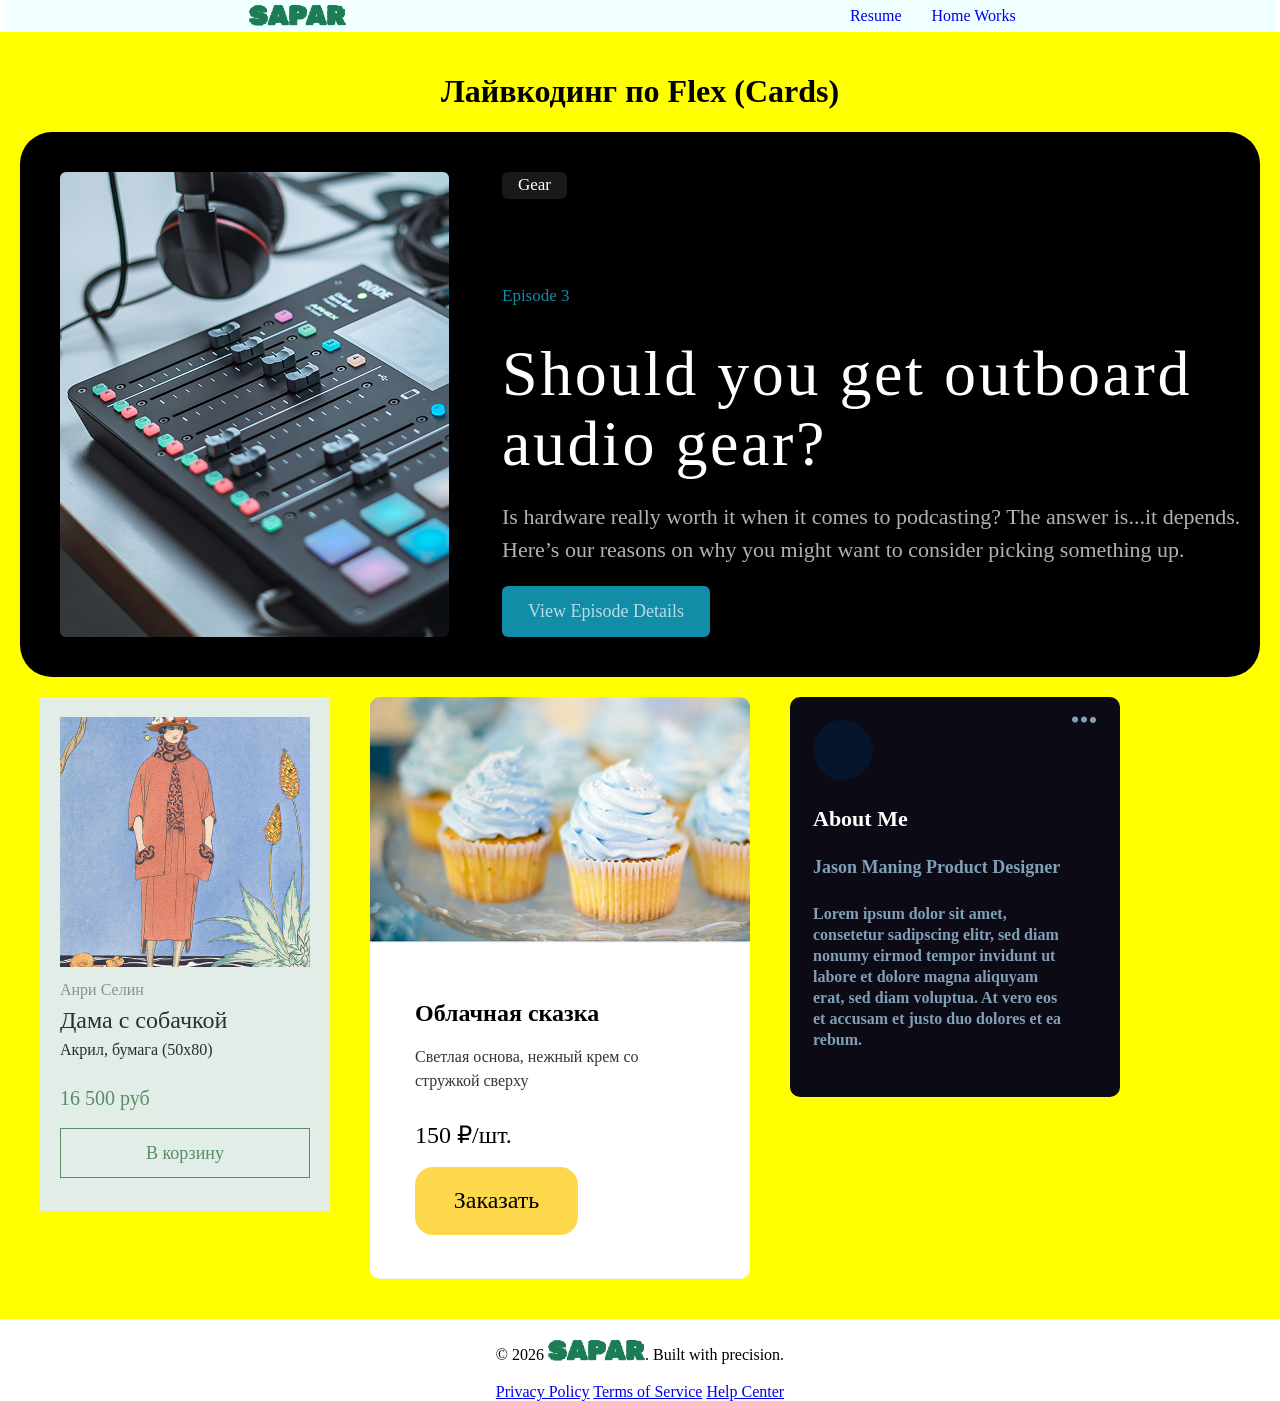
<file: webPages/hw12.html>
<!DOCTYPE html>
<html lang="en">
<head>
    <meta charset="UTF-8">
    <meta http-equiv="X-UA-Compatible" content="IE=edge">
    <meta name="viewport" content="width=device-width, initial-scale=1.0">
    <title>SAPAR</title>
    <!-- <link rel="preconnect" href="https://fonts.googleapis.com"> -->
    <!-- <link rel="preconnect" href="https://fonts.gstatic.com" crossorigin> -->
    <link rel="stylesheet" href="https://cdnjs.cloudflare.com/ajax/libs/font-awesome/6.2.0/css/all.min.css"                
        integrity="sha512-xh6O/CkQoPOWDdYTDqeRdPCVd1SpvCA9XXcUnZS2FmJNp1coAFzvtCN9BmamE+4aHK8yyUHUSCcJHgXloTyT2A=="    
        crossorigin="anonymous" referrerpolicy="no-referrer" />
    <link href="https://fonts.googleapis.com/css2?family=Rubik+Maze&display=swap" rel="stylesheet">
    <!-- <link href="https://maxcdn.bootstrapcdn.com/font-awesome/4.2.0/css/font-awesome.min.css" rel="stylesheet"> -->
    <!-- <link href="https://cdn.jsdelivr.net/npm/bootstrap@5.3.8/dist/css/bootstrap.min.css" rel="stylesheet" integrity="sha384-sRIl4kxILFvY47J16cr9ZwB07vP4J8+LH7qKQnuqkuIAvNWLzeN8tE5YBujZqJLB" crossorigin="anonymous"> -->
    <link rel="stylesheet" href="../index.css">
    <link rel="stylesheet" href="./hw12.css">
    <link rel="icon" type="image/x-icon" href="../images/BayanSap.svg">
</head>
<body>
    <header class="main-header">
        <a href="../index.html"><span class='brand'>SAPAR</span></a>
        <nav>
            <ul>
                <li><a href="https://bayan2019.github.io/resume/">Resume</a></li>
                <li><a href="./HomeWorksPage/index.html">Home Works</a></li>
            </ul>
        </nav>
    </header>
    <main style="margin: auto;">
        <h1>Лайвкодинг по Flex (Cards)</h1>
        <!--Card 1-->
        <div class="card1">
            <img src="./assets/IMAGE.png" alt="calculator" width="389" height="465"/>
            <div class="info-block">
                <div class="badge"><span>Gear</span></div>
                <h5>Episode 3</h3>
                <h2>Should you get outboard audio gear?</h2>
                <p>
                    Is hardware really worth it when it comes to podcasting? The answer is...it depends. Here’s our reasons on why you might want to consider picking something up.
                </p>
                <button>View Episode Details</button>
            </div>
        </div>

        <div class="card234">

            <!--Card 2-->
            <div class="card2">
                <img src="./assets/03.jpg" alt="woman" width="250" height="250"/>
                <span class="author">Анри Селин</span>
                <h2>Дама с собачкой</h2>
                <p class="material">Акрил, бумага (50х80)</p>
                <p class="price">16 500 руб</p>
                <button>В корзину</button>
            </div>
            
            <!--Card 3-->
            <div class="card3">
                <img src="./assets/img.png" alt="cupcake" width="380" height="245"/>
                <div class="info">
                    <div class="text">
                        <h2>Облачная сказка</h2>
                        <p class="description">Светлая основа, нежный крем со стружкой сверху</p>
                    </div>

                    <div class="action">
                        <p class="price">150 ₽/шт.</p>
                        <button>Заказать</button>
                    </div>
                </div>
            </div>

            <!--Card 4-->
            <div class="card4">
                <!-- <div class="dots">...</div> -->
                 <div class="avatar-icon">
                    <div class="circle"></div>
                    <i class="fa-solid fa-ellipsis"></i>
                 </div>

                <h2>About Me</h2>
                <h4>Jason Maning  Product Designer</h4>
                <p>
                    Lorem ipsum dolor sit amet, consetetur sadipscing elitr, sed diam nonumy eirmod tempor invidunt ut labore et dolore magna aliquyam erat, sed diam voluptua. At vero eos et accusam et justo duo dolores et ea rebum. 
                </p>
            </div>
        </div>
    </main>

    <footer class="bg-light text-center py-4 border-top">
        <div class="container">
            <p class="mb-2 text-muted">&copy; 2026 <span class="brand">SAPAR</span>. Built with precision.</p>
            <div class="d-flex justify-content-center gap-3">
            <a href="#" class="text-secondary text-decoration-none small">Privacy Policy</a>
            <a href="#" class="text-secondary text-decoration-none small">Terms of Service</a>
            <a href="#" class="text-secondary text-decoration-none small">Help Center</a>
            </div>
        </div>
    </footer>
</body>
</file>
<file: index.css>
body {
    margin: auto;
    align-items: center;
    padding: auto;
    text-align: center;
    box-sizing: border-box;
}

header {
    background-color: #FFFFFF;
    display: flex;
    align-items: center;
    justify-content: space-between;
    box-sizing: border-box;
}

header nav {
    display: flex;
    align-items: center;
    justify-content: center;
}

header ul {
    list-style-type: none;
    display: flex;
    justify-content: space-between;
    vertical-align: middle;
    margin: 0px;
    padding: 0;
    text-decoration: none;
}

header a {
    text-decoration: none;
}

header button {
    cursor: pointer;
}

header div {
    display: flex;
    align-items: center;
    justify-content: space-between;
    box-sizing: border-box;
}

.main-header {
    display: flex;
    justify-content: space-around;
    background-color: azure;
    margin: 0 5px;
    /* width: 1400px; */
    /* padding: 8px; */
    align-content: center;
    align-items: center;
}

.brand {
  color: #1C7C54;
  font-weight: bold;
  font-size: 27px;
  font-family: 'Rubik Maze';
}


.main-header > nav {
    display: flex;
    align-items: center;
    justify-content: center;
}

.main-header nav ul li {
  margin: 0 15px;
}

.bayan-card {
    width: 30%;
    height: 250px;
    margin: 10px;
}
</file>
<file: webPages/hw05.css>
/* Селектор по тегу (например, все абзацы должны иметь синий цвет текста). */
p {
    color: blue;
}

.bold {
    font-weight: bold;
}

#basic-selectors {
    color: red;
}

.green {
    color: green;
}

#orange {
    color: orange;
}
</file>
<file: webPages/hw06.css>
h3 {
    color: purple;
}
</file>
<file: webPages/hw09.css>
button {
    background-color: blue;
    color: white;
}
button:hover {
    background-color: greenyellow;
    color: green;
}
.task12:focus {
    border: 2px green solid;
    background-color: aquamarine;
}

.task21:first-child {
    color: green;
    font-weight: bold;
}

.task22:last-child {
    color: green;
    font-weight: bold;
}

.href:hover {
    background-color: green;
    color: aquamarine;
    font-weight: bold;
}

.task3:nth-child(odd) {
    background-color: aquamarine;
}

.task41:first-child:hover {
    background-color: greenyellow;
    font-weight: bold;
    color: green;
}

.task42:last-of-type:focus {
    background-color: greenyellow;
    font-weight: bold;
    color: green;
    border: 2px blue solid;
}
</file>
<file: webPages/hw11.css>
main {
    background-color: #f9f9f9;
    align-items: center;
    align-content: center;
    padding: auto;
}

header.logoipsum-header {
    height: 65px;
    margin-bottom: 22px;
    padding: 12px 40px;
    /* line-height: 100%; */
}

.logoipsum-header a.active {
    color: #5C53E9;
}

.logoipsum-header .logo {
    padding: 8px 12px;
}

.logoipsum-header .buttons {
    gap: 40px;
    width: 501px;
    height: 41px;
    padding: 0;
    margin: 0;
}

.logoipsum-header ul {
    gap: 40px;
}

.logoipsum-header a {
    font-size: 14px;
    /* line-height: 100%; */
    font-weight: 400;
    color: #000000;
    font-family: 'Regular';
    text-decoration: none;
}

.logoipsum-header .buttons button {
    font-weight: 600;
    color: #FFFFFF;
    background-color: #000000;
    width: 121px;
    height: 41px;
    border-radius: 8px;
    /* gap: 10px; */
    padding: 12px;
    border: none;
    display: flex;
    align-items: center;
    white-space: nowrap;
}

.logoipsum-header .buttons button span {
    padding: 0;
    margin: 0;
    letter-spacing: 0%;
    /* line-height: 100%; */
    font-family: 'Semi Bold';
    font-size: 14px;
    align-items: center;
    justify-content: center;
    vertical-align: middle;
}

.logoipsum-header .logo-search {
    gap: 120px;
    padding: 12px;
    align-items: center;
    vertical-align: middle;
    display: flex;
    width: 649px;
    height: 41px;
}

.logoipsum-header .logo-search .search {
    border: 1px solid #DFDFDF;
    gap: 10px;
    border-radius: 8px;
    color: #707070;
    display: flex;
    padding: 12px;
    width: 352px;
    height: 41px;
    display: flex;
    align-items: center;
    /* box-sizing: border-box; */
}

.logoipsum-header .logo-search .search i {
    width: 16px;
    height: 16px;
}


.logoipsum-header .logo-search .search input {
    border: none;
    width: 100%;
}

.logoipsum-header .logo-search .search input::placeholder {
    color: #707070;
}

header.wood-header {
    margin-bottom: 22px;
    padding: 20px 40px;
    /* height: 80px; */
    /* width: 1440px; */
    border-bottom: 1.5px solid #EEF0F3;
}

.wood-header .logo-nav {
    gap: 32px;
}

.wood-header i {
    width: 20px;
    height: 20px;
}

.wood-header nav ul {
    gap: 48px;
    font-family: Medium;
}

.wood-header a {
    color: #242424;
    font-size: 15px;
    font-weight: 500;
    line-height: 20px;
}

.wood-header a.active {
    color: #5856D6;
}

.logo {
    display: flex;
    align-items: center;
}

.wood-header .buttons {
    display: flex;
    gap: 8px;
    width: 162px;
    height: 40px;
}

.wood-header .buttons button {
    padding: 10px;
    border: none;
    border-radius: 6px;
    font-size: 14px;
    line-height: 20px;
    font-weight: 500;
    height: 40px;
    background-color: #F0F0F0;
    color: #242424;
}

.wood-header .buttons button.btn-primary {
    background-color: #5C53E9;
    color: #FFFFFF;
    width: 66px;
    height: 40px;
    /* gap: 6px; */
    padding: 10px;
    line-height: 20px;
    letter-spacing: 0;
    /* display: flex; */
    font-size: 14px;
    white-space: nowrap;
}

header.mylogo-header.white {
    background-color: #FFFFFF;
}

header.mylogo-header {
    padding-left: 36px;
    padding-right: 36px;
    height: 80px;
    /* box-sizing: border-box; */
    margin-bottom: 22px;
    border-radius: 10px;
    background-color: #111928;
}

.mylogo-header nav {
    width: 405px;
    height: 19px;
}

.mylogo-header nav ul {
    gap: 40px;
}

header.mylogo-header a {
    color: #FFFFFF;
    font-size: 16px;
    font-weight: 400;
    font-family: 'Roboto';
}

header.mylogo-header.white a {
    color: #000000;
}

.mylogo-header i {
    width: 24px;
    height: 24px;
    /* font-size: 16px; */
    color: #000000;
    /* border: none; */
}

.mylogo-header.last {
    gap: 50px;
}

.mylogo-header.last nav {
    width: 654.2999877929688px;
    height: 19px;
    justify-content: flex-end;
}

.mylogo-header.last .search {
    background-color: #111928;
    justify-content: space-between;
    border: 1px solid #D6D8DE;
    /* gap: 10px; */
    border-radius: 10px;
    display: flex;
    padding-left: 20px;
    padding-right: 10px;
    padding-top: 10px;
    padding-bottom: 10px;
    width: 500px;
    height: 44px;
    display: flex;
    align-items: center;
    box-sizing: border-box;
}

.mylogo-header.last .search i {
    width: 24px;
    height: 24px;
    /* font-size: 16px; */
    color: #FFFFFF;
    /* box-sizing: border-box; */
    padding: 0;
    display: flex;
    align-items: center;
}


.mylogo-header .search input {
    border: none;
    width: 100%;
    background: none;
}

.mylogo-header .search input::placeholder {
    color: #D6D8DE;
    font-size: 16px;
    font-weight: 400;
}
</file>
<file: webPages/hw12.css>
main {
    padding: 20px;
    height: fit-content;
    background-color: yellow;
}

.card1 {
    display: flex;
    background-color: #000000;
    border-radius: 32px;
    align-items: center;
    gap: 53px;
    padding: 40px;
}

.card1 img {
    border-radius: 6px;
}

.card1 div {
    box-sizing: border-box;
}

.card1 .info-block {
    padding-top: 0;
    display: flex;
    flex-direction: column;
    text-align: left;
    align-items: start;
    height: 465px;
    justify-content: flex-end
}

.card1 .info-block .badge {
    background-color: #191919;
    width: fit-content;
    height: 27px;
    border-radius: 6px;
    padding: 0px 16px;
    display: flex;
    align-items: center;
    margin-top: 0;
    margin-bottom: auto;
}

.card1 .info-block .badge span {
    letter-spacing: 0%;
    font-size: 17px;
    font-weight: 400;
    font-family: 'Regular';
    color: #FFFFFF;
    display: grid;
    vertical-align: middle;
    align-items: center;
    justify-content: center;
    margin: auto;
}

.card1 h5 {
    color: #118DA8;
    font-size: 17px;
    font-weight: 400;
    font-family: 'Regular';
    line-height: 27px;
    letter-spacing: 0%;
    /* margin-top: 10px; */
    margin-top: 0;
    margin-bottom: 15px;
}

.card1 h2 {
    width: 701px;
    color: #FFFFFF;
    font-size: 64px;
    font-family: 'Regular';
    font-weight: 400;
    line-height: 70.4px;
    letter-spacing: 2.56px;
    margin-top: 15px;
    margin-bottom: 20px;
}

.card1 p {
    width: 757px;
    color: #FFFFFFB2;
    font-size: 22px;
    font-family: 'Regular';
    font-weight: 400;
    line-height: 33px;
    margin-top: 0px;
    margin-bottom: 20px;
}

.card1 button {
    /* margin-top: auto; */
    background-color: #118DA8;
    border-radius: 6px;
    border: none;
    width: 208px;
    height: 51px;
    color: #FFFFFFB2;
    font-size: 18px;
    font-family: 'Regular';
    font-weight: 400;
    letter-spacing: 0%;
    /* line-height: 27px; */
    display: flex;
    align-items: center;
    justify-content: center;
    vertical-align: middle;
    box-sizing: border-box;
    /* line-height: 0%; */
    /* padding: auto; */
}

.card234 {
    display: flex;
    gap: 40px;
    padding: 20px;
}


.card2 {
    background-color: #E1EDE6;
    width: 290px;
    height: 514px;
    /* margin: 20px; */
    padding: 20px 20px 30px 20px;
    box-sizing: border-box;
    text-align: left;
    display: flex;
    flex-direction: column;
}

.card2 span {
    color: #86928B;
    font-size: 16px;
    font-family: 'Raleway';
    font-weight: 500;
    line-height: 100%;
    letter-spacing: 0%;
    margin-top: 15px;
    margin-bottom: 10px;
}


.card2 h2 {
    color: #2C2D35;
    margin: 0px;
    font-size: 24px;
    font-family: 'Raleway';
    font-weight: 500;
    line-height: 100%;
}

.card2 p.material {
    color: #2C2D35;
    margin-top: 10px;
    margin-bottom: 0px;
    font-size: 16px;
    font-family: 'Raleway';
    font-weight: 500;
    line-height: 100%;
}

.card2 p.price {
    color: #598D66;
    margin-top: 30px;
    /* margin-bottom: 0px; */
    font-size: 20px;
    font-family: 'Raleway';
    font-weight: 500;
    line-height: 100%;
}

.card2 button {
    border: 1px solid #598D66;
    height: 50px;
    /* padding: 20px 60px; */
    color: #598D66;
    font-size: 18px;
    font-family: 'Raleway';
    font-weight: 500;
    line-height: 100%;
    background-color: transparent;
}

.card3 {
    background-color: #FFFFFF;
    border-radius: 10px;
    width: 380px;
    height: 582px;
    line-height: 0;
}

.card3 img {
    margin-bottom: 0px;
}

.card3 .info {
    height: 337px;
    margin-top: 0px;
    border: 1px solid #F2F6FA;
    border-bottom-left-radius: 10px;
    border-bottom-right-radius: 10px;
    text-align: left;
    padding: 50px 44px;
    gap: 24px;
    display: flex;
    flex-direction: column;
    box-sizing: border-box;
}

.card3 .text {
    display: flex;
    flex-direction: column;
    gap: 12px;
}

.card4 .text h2 {
    color: #2E363E;
    font-family: 'Montserrat';
    font-weight: 700;
    font-size: 24px;
    line-height: 143%;
    letter-spacing: 0%;
    margin: 0px;
}

.card3 .text .description {
    color: #2E363E;
    width: 240px;
    height: 48px;
    font-family: 'Montserrat';
    font-weight: 400;
    font-size: 16px;
    line-height: 150%;
    letter-spacing: 0%;
    margin: 0px;
}

.card3 .action {
    padding: 0px;
    width: 163px;
    height: 118px;
    gap: 14px;
    display: flex;
    flex-direction: column;
}

.card3 .action .price {
    font-family: 'Montserrat';
    font-weight: 500;
    font-size: 24px;
    line-height: 150%;
    margin: 0px;
}

.card3 .action button {
    background-color: #FED84C;
    height: 68px;
    border-radius: 18px;
    font-family: 'Montserrat';
    font-weight: 500;
    font-size: 24px;
    line-height: 152%;
    border: none;
    margin: 0px;
}

.card4 {
    width: 330px;
    height: 400px;
    border-radius: 10px;
    background-color: #0C0B15;
    color: #809FB8;
    padding: 23px;
    /* position: relative; */
    box-sizing: border-box;

    text-align: left;
}

.card4 .avatar-icon {
    display: flex;
    justify-content: space-between;
    align-items: start;
    margin-bottom: 0px;
}

.card4 .circle {
    width: 60px;
    height: 60px;
    background-color: #06152B;
    border-radius: 50%;
}

.card4 i {
    display: flex;
    flex-direction: row-reverse;
    width: 28px;
    /* height: 6px; */
    cursor: pointer;
    box-sizing: border-box;
    /* overflow: hidden; */
    font-size: 28px;
    line-height: 0;
    /* padding: 0px; */
}

.card4 h2 {
    color: #FFFFFF;
    margin-top: 25px;
    margin-bottom: 0px;
    font-family: 'Proxima Nova';
    font-size: 22px;
    font-weight: 600;
    line-height: 27px;
    letter-spacing: 0%;
}

.card4 h4 {
    margin-top: 24.37px;
    margin-bottom: 0px;
    font-family: 'Proxima Nova';
    font-size: 18px;
    font-weight: 600;
    line-height: 22px;
    letter-spacing: 0%;
}

.card4 p {
    margin-top: 25px;
    width: 260px;
    font-family: 'Proxima Nova';
    font-size: 16px;
    font-weight: 600;
    line-height: 21px;
    letter-spacing: 0%;
}
</file>
